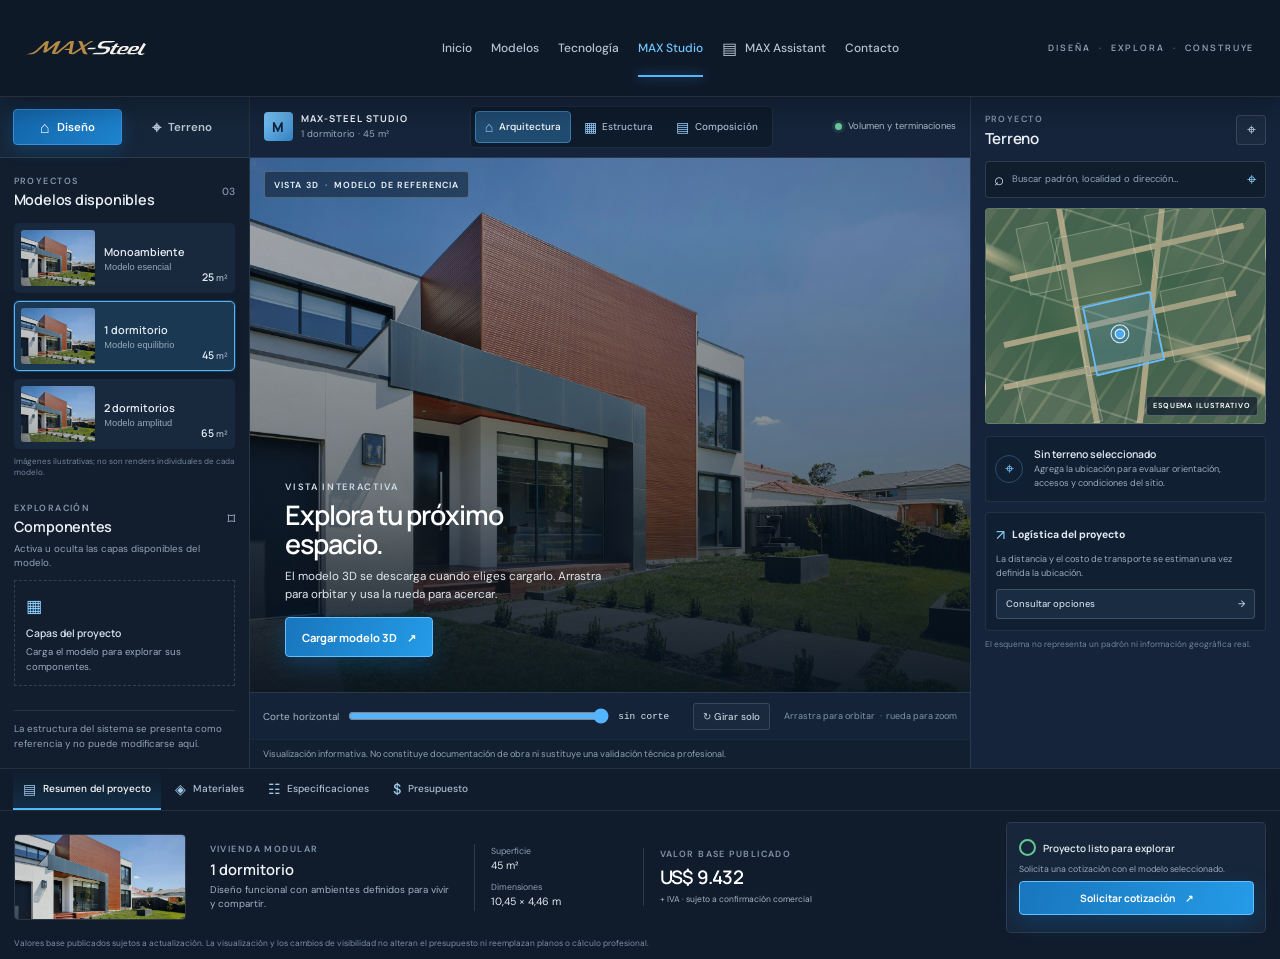
<file: max-steel-studio/index.html>
<!DOCTYPE html>
<html lang="es-UY">
<head>
  <meta charset="UTF-8">
  <meta name="viewport" content="width=device-width, initial-scale=1, viewport-fit=cover">
  <title>MAX-Steel Studio | Diseña y explora tu vivienda</title>
  <meta name="description" content="Explora los modelos MAX-Steel en 3D, consulta sus componentes y revisa sus especificaciones y valores base publicados.">
  <meta name="robots" content="index, follow, max-image-preview:large">
  <meta name="theme-color" content="#101b2b">
  <link rel="canonical" href="https://maxsteel.com.uy/max-steel-studio">
  <meta property="og:type" content="website">
  <meta property="og:locale" content="es_UY">
  <meta property="og:site_name" content="MAX-Steel">
  <meta property="og:title" content="MAX-Steel Studio | Diseña y explora tu vivienda">
  <meta property="og:description" content="Explora modelos de vivienda, visualiza su estructura y consulta sus especificaciones en MAX-Steel Studio.">
  <meta property="og:image" content="https://images.unsplash.com/photo-1600047509807-ba8f99d2cdde?auto=format&amp;fit=crop&amp;w=1200&amp;q=85">
  <link rel="icon" href="../assets/images/logo.svg" type="image/svg+xml" sizes="any">
  <link rel="preconnect" href="https://fonts.googleapis.com">
  <link rel="preconnect" href="https://fonts.gstatic.com" crossorigin>
  <link href="https://fonts.googleapis.com/css2?family=DM+Sans:wght@400;500;600;700&amp;family=Manrope:wght@500;600;700;800&amp;display=swap" rel="stylesheet">
  <link rel="stylesheet" href="../assets/css/main.css">
  <link rel="stylesheet" href="../assets/css/components/studio.css">
</head>
<body class="studio-page">
  <header class="studio-site-header">
    <a class="studio-brand" href="../modular-steel.html" aria-label="MAX-Steel, página principal">
      <img src="../assets/images/logo.svg" width="120" height="80" alt="MAX-Steel · Constructora · Steel Framing">
    </a>
    <nav aria-label="Navegación principal">
      <a href="../modular-steel.html">Inicio</a>
      <a href="../modular-steel.html#modelos">Modelos</a>
      <a href="../modular-steel.html#sistema">Tecnología</a>
      <a class="is-current" href="../max-steel-studio/" aria-current="page">MAX Studio</a>
      <button type="button" data-assistant-open aria-expanded="false" aria-controls="technical-assistant"><span aria-hidden="true">▤</span> MAX Assistant</button>
      <a href="../modular-steel.html#contacto">Contacto</a>
    </nav>
    <span class="studio-header-prompt">DISEÑA <i>·</i> EXPLORA <i>·</i> CONSTRUYE</span>
  </header>

  <main class="studio-app" data-studio-mode="architecture">
    <div class="studio-workspace">
      <aside class="studio-sidebar studio-sidebar-left" aria-label="Diseño del proyecto">
        <div class="studio-sidebar-tabs" role="tablist" aria-label="Sección del proyecto">
          <button type="button" role="tab" id="studio-design-tab" aria-selected="true" aria-controls="studio-design-panel" data-studio-panel-tab="design"><span aria-hidden="true">⌂</span> Diseño</button>
          <button type="button" role="tab" id="studio-terrain-tab" aria-selected="false" aria-controls="studio-terrain-panel" data-studio-panel-tab="terrain"><span aria-hidden="true">⌖</span> Terreno</button>
        </div>

        <section id="studio-design-panel" class="studio-sidebar-section" role="tabpanel" aria-labelledby="studio-design-tab" data-studio-panel="design">
          <div class="studio-section-heading">
            <div><span class="studio-control-label">PROYECTOS</span><h1>Modelos disponibles</h1></div>
            <span class="studio-count">03</span>
          </div>
          <div class="studio-model-list" role="group" aria-label="Seleccionar modelo">
            <button type="button" class="studio-model-option v3m" data-m="mono" aria-pressed="false">
              <span class="studio-model-thumb studio-model-thumb--mono" aria-hidden="true"></span>
              <span class="studio-model-option-copy"><b>Monoambiente</b><small>Modelo esencial</small></span>
              <span class="studio-model-area">25 <small>m²</small></span>
            </button>
            <button type="button" class="studio-model-option v3m" data-m="d1" aria-pressed="true">
              <span class="studio-model-thumb studio-model-thumb--one" aria-hidden="true"></span>
              <span class="studio-model-option-copy"><b>1 dormitorio</b><small>Modelo equilibrio</small></span>
              <span class="studio-model-area">45 <small>m²</small></span>
            </button>
            <button type="button" class="studio-model-option v3m" data-m="d2" aria-pressed="false">
              <span class="studio-model-thumb studio-model-thumb--two" aria-hidden="true"></span>
              <span class="studio-model-option-copy"><b>2 dormitorios</b><small>Modelo amplitud</small></span>
              <span class="studio-model-area">65 <small>m²</small></span>
            </button>
          </div>
          <p class="studio-model-caption">Imágenes ilustrativas; no son renders individuales de cada modelo.</p>

          <div class="studio-section-heading studio-components-heading">
            <div><span class="studio-control-label">EXPLORACIÓN</span><h2>Componentes</h2></div>
            <span class="studio-lock" aria-label="La estructura no se puede modificar">⌑</span>
          </div>
          <p class="studio-sidebar-copy">Activa u oculta las capas disponibles del modelo.</p>
          <div class="studio-panel-empty" data-studio-components-empty>
            <span aria-hidden="true">▦</span><b>Capas del proyecto</b>
            <p>Carga el modelo para explorar sus componentes.</p>
          </div>
          <div class="v3l" id="v3l" role="group" aria-label="Capas y componentes visibles"></div>
          <p class="studio-sidebar-footnote">La estructura del sistema se presenta como referencia y no puede modificarse aquí.</p>
        </section>

        <section id="studio-terrain-panel" class="studio-sidebar-section" role="tabpanel" aria-labelledby="studio-terrain-tab" data-studio-panel="terrain" hidden>
          <div class="studio-section-heading">
            <div><span class="studio-control-label">UBICACIÓN</span><h1>Tu terreno</h1></div>
            <span class="studio-count">—</span>
          </div>
          <div class="studio-terrain-notice">
            <span aria-hidden="true">⌖</span>
            <h2>Vinculación de terrenos</h2>
            <p>La búsqueda de padrones y la conexión con mapas todavía no están disponibles en esta vista previa.</p>
            <a href="../modular-steel.html#contacto">Consultar con MAX-Steel <span aria-hidden="true">↗</span></a>
          </div>
          <p class="studio-sidebar-footnote">No ingreses datos personales o padrones: este prototipo no consulta ni guarda ubicaciones.</p>
        </section>
      </aside>

      <section class="studio-viewer" aria-label="Vista del proyecto">
        <div class="studio-viewer-toolbar">
          <div class="studio-project-title"><span class="studio-project-mark" aria-hidden="true">M</span><span><b>MAX-STEEL STUDIO</b><small data-studio-model-label>1 dormitorio · 45 m²</small></span></div>
          <div class="studio-view-modes" role="group" aria-label="Modo de visualización">
            <button type="button" data-studio-view="architecture" aria-pressed="true"><span aria-hidden="true">⌂</span> Arquitectura</button>
            <button type="button" data-studio-view="structure" aria-pressed="false"><span aria-hidden="true">▦</span> Estructura</button>
            <button type="button" data-studio-view="composition" aria-pressed="false"><span aria-hidden="true">▤</span> Composición</button>
          </div>
          <span class="studio-status"><i aria-hidden="true"></i> <span data-studio-view-note>Volumen y terminaciones</span></span>
        </div>

        <div class="studio-canvas-wrap">
          <div class="studio-canvas v3d" id="v3d" role="region" aria-label="Visualizador 3D interactivo">
            <div class="studio-canvas-empty v3msg" id="v3msg" role="status" aria-live="polite">
              <span class="studio-canvas-kicker">VISTA INTERACTIVA</span>
              <h2>Explora tu próximo espacio.</h2>
              <p>El modelo 3D se descarga cuando eliges cargarlo. Arrastra para orbitar y usa la rueda para acercar.</p>
              <button type="button" class="studio-primary-button" data-open-viewer>Cargar modelo 3D <span aria-hidden="true">↗</span></button>
            </div>
            <span class="studio-canvas-label" aria-hidden="true">VISTA 3D <i>·</i> MODELO DE REFERENCIA</span>
          </div>
          <div class="studio-viewer-controls">
            <label class="studio-cut-control"><span>Corte horizontal</span><input type="range" id="v3cut" min="0.3" max="3.5" step="0.05" value="3.5" aria-label="Altura del corte"><output id="v3o" class="mono">sin corte</output></label>
            <button type="button" class="studio-tool-button" id="v3auto" aria-pressed="false"><span aria-hidden="true">↻</span> Girar solo</button>
            <span class="studio-orbit-hint">Arrastra para orbitar <i>·</i> rueda para zoom</span>
          </div>
        </div>
        <p class="studio-viewer-disclaimer">Visualización informativa. No constituye documentación de obra ni sustituye una validación técnica profesional.</p>
      </section>

      <aside class="studio-sidebar studio-sidebar-right" aria-label="Información del terreno">
        <div class="studio-right-heading"><div><span class="studio-control-label">PROYECTO</span><h2>Terreno</h2></div><button type="button" class="studio-icon-button" data-studio-panel-tab="terrain" aria-label="Ver información de terreno">⌖</button></div>
        <div class="studio-map-search" aria-disabled="true"><span aria-hidden="true">⌕</span><span>Buscar padrón, localidad o dirección…</span><span class="studio-map-pin" aria-hidden="true">⌖</span></div>
        <div class="studio-map" role="img" aria-label="Esquema ilustrativo de parcelas; no representa una ubicación real">
          <svg viewBox="0 0 360 360" aria-hidden="true" focusable="false">
            <path class="map-road" d="M-25 300 390 216M64-20l72 405M-15 118l393-90M242-15l-40 390M-25 229l390-88"/>
            <path class="map-lot" d="m60 50 125-27 21 104-125 27zM211 12l111-24 23 103-112 25zM95 166l125-28 25 115-130 28zM237 139l106-24 27 119-108 24zM-5 34 48 22l24 112-52 11zM-4 291l122-27 23 92-123 29z"/>
            <path class="map-highlight" d="m108 166 112-26 24 113-112 27z"/>
            <circle class="map-marker" cx="170" cy="210" r="8"/><circle class="map-marker-pulse" cx="170" cy="210" r="15"/>
          </svg>
          <span class="studio-map-caption">ESQUEMA ILUSTRATIVO</span>
        </div>
        <div class="studio-terrain-summary"><span class="studio-empty-icon" aria-hidden="true">⌖</span><b>Sin terreno seleccionado</b><p>Agrega la ubicación para evaluar orientación, accesos y condiciones del sitio.</p></div>
        <div class="studio-terrain-transport"><div class="studio-mini-heading"><span aria-hidden="true">↗</span><b>Logística del proyecto</b></div><p>La distancia y el costo de transporte se estiman una vez definida la ubicación.</p><button type="button" data-studio-panel-tab="terrain">Consultar opciones <span aria-hidden="true">→</span></button></div>
        <p class="studio-map-disclaimer">El esquema no representa un padrón ni información geográfica real.</p>
      </aside>

      <section class="studio-project-dock" aria-label="Resumen del proyecto">
        <div class="studio-dock-tabs" role="tablist" aria-label="Información del proyecto">
          <button type="button" role="tab" id="summary-project-tab" aria-selected="true" aria-controls="summary-project" data-studio-summary-tab="project"><span aria-hidden="true">▤</span> Resumen del proyecto</button>
          <button type="button" role="tab" id="summary-materials-tab" aria-selected="false" aria-controls="summary-materials" data-studio-summary-tab="materials"><span aria-hidden="true">◈</span> Materiales</button>
          <button type="button" role="tab" id="summary-specs-tab" aria-selected="false" aria-controls="summary-specs" data-studio-summary-tab="specs"><span aria-hidden="true">☷</span> Especificaciones</button>
          <button type="button" role="tab" id="summary-budget-tab" aria-selected="false" aria-controls="summary-budget" data-studio-summary-tab="budget"><span aria-hidden="true">$</span> Presupuesto</button>
        </div>
        <div class="studio-dock-content">
          <section class="studio-summary-panel studio-summary-overview" id="summary-project" role="tabpanel" aria-labelledby="summary-project-tab" data-summary-panel="project">
            <img class="studio-summary-image" src="../assets/images/summer-house-golden-hour.jpg" alt="" width="2200" height="1467" loading="lazy">
            <div class="studio-summary-description"><span class="studio-control-label">VIVIENDA MODULAR</span><h2 data-studio-property="name">1 dormitorio</h2><p data-studio-property="summary">Diseño funcional con ambientes definidos para vivir y compartir.</p></div>
            <dl class="studio-summary-facts"><div><dt>Superficie</dt><dd><span data-studio-property="area">45</span> m²</dd></div><div><dt>Dimensiones</dt><dd data-studio-property="dimensions">10,45 × 4,46 m</dd></div></dl>
            <div class="studio-summary-price"><span class="studio-control-label">VALOR BASE PUBLICADO</span><b data-studio-property="price">US$ 9.432</b><small>+ IVA · sujeto a confirmación comercial</small></div>
          </section>
          <section class="studio-summary-panel studio-summary-details" id="summary-materials" role="tabpanel" aria-labelledby="summary-materials-tab" data-summary-panel="materials" hidden>
            <div><span class="studio-control-label">TERMINACIÓN PUBLICADA</span><h2>Siding vertical</h2><p>Los precios publicados corresponden a esta terminación. Otras alternativas requieren consulta y recotización.</p></div>
            <div><span class="studio-control-label">ABERTURAS OPCIONALES</span><b data-studio-property="windows">US$ 5.953 + IVA</b><p>La opción de PVC se cotiza por separado.</p></div>
          </section>
          <section class="studio-summary-panel studio-summary-details" id="summary-specs" role="tabpanel" aria-labelledby="summary-specs-tab" data-summary-panel="specs" hidden>
            <div><span class="studio-control-label">DISTRIBUCIÓN</span><h2 data-studio-property="rooms">Estar-comedor · 1 dormitorio · baño</h2><p>Medidas y distribución según la información publicada del modelo.</p></div>
            <div><span class="studio-control-label">CUBIERTA</span><b data-studio-property="roof">Hormigón alivianado · pendiente 1,5 %</b><p>Validar especificaciones del proyecto antes de construir.</p></div>
          </section>
          <section class="studio-summary-panel studio-summary-details studio-summary-budget" id="summary-budget" role="tabpanel" aria-labelledby="summary-budget-tab" data-summary-panel="budget" hidden>
            <div><span class="studio-control-label">INVERSIÓN BASE PUBLICADA</span><h2 data-studio-property="price">US$ 9.432</h2><p>Más IVA. Sujeto a confirmación técnica y condiciones comerciales vigentes.</p></div>
            <div><span class="studio-control-label">FINANCIACIÓN PUBLICADA</span><b data-studio-property="payment">36 cuotas de US$ 262 + IVA</b><p>Consulta disponibilidad y condiciones actuales.</p></div>
          </section>
          <div class="studio-dock-actions"><span class="studio-ready"><i aria-hidden="true"></i> Proyecto listo para explorar</span><p>Solicita una cotización con el modelo seleccionado.</p><a class="studio-primary-button" data-studio-quote href="mailto:contacto@maxsteel.com.uy?subject=Cotizaci%C3%B3n%20MAX-Steel">Solicitar cotización <span aria-hidden="true">↗</span></a></div>
        </div>
        <p class="studio-pricing-disclaimer">Valores base publicados sujetos a actualización. La visualización y los cambios de visibilidad no alteran el presupuesto ni reemplazan planos o cálculo profesional.</p>
      </section>
    </div>
  </main>

  <button class="assistant-toggle" id="assistant-toggle" type="button" aria-expanded="false" aria-controls="technical-assistant">
    <svg aria-hidden="true" viewBox="0 0 24 24"><path d="M12 3.5a8.5 8.5 0 0 0-7.3 12.86L4 21l4.8-1.6A8.5 8.5 0 1 0 12 3.5Z"/><path d="M8.5 12h.01M12 12h.01M15.5 12h.01"/></svg>
    <span>Preguntar a MAX</span>
  </button>
  <aside class="assistant-panel" id="technical-assistant" role="dialog" aria-labelledby="assistant-title" aria-describedby="assistant-description" hidden>
    <div class="assistant-header">
      <div class="assistant-identity"><span class="assistant-avatar" aria-hidden="true">M</span><div><h2 id="assistant-title">MAX</h2><p id="assistant-description"><span class="assistant-status" aria-hidden="true"></span>Asistente técnico · en línea</p></div></div>
      <button class="assistant-close" id="assistant-close" type="button" aria-label="Cerrar chat"><svg aria-hidden="true" viewBox="0 0 24 24"><path d="m6 6 12 12M18 6 6 18"/></svg></button>
    </div>
    <div class="assistant-disclaimer">Respuestas basadas en la información técnica del sitio. No reemplazan planos ni cálculos profesionales.</div>
    <div class="assistant-messages" id="assistant-messages" role="log" aria-live="polite" aria-relevant="additions">
      <div class="assistant-welcome"><p class="assistant-message assistant-message--answer">¡Hola! Soy MAX. Puedo responder consultas técnicas y calcular superficies de ambientes o pesos estimados con los datos publicados.</p>
        <div class="assistant-suggestions" aria-label="Preguntas frecuentes"><button type="button" data-assistant-question="¿Qué perfil PGC se utiliza?">Perfiles PGC</button><button type="button" data-assistant-question="¿Qué capas tiene el entrepiso cerámico?">Capas del entrepiso</button><button type="button" data-assistant-question="¿Cuántos m² tiene el baño del monoambiente?">Área del baño</button><button type="button" data-assistant-question="¿Cuánto pesan 20 m² de muro siding?">Estimar peso</button></div>
      </div>
    </div>
    <form class="assistant-form" id="assistant-form"><label class="sr-only" for="assistant-question">Escribe una consulta técnica</label><input id="assistant-question" name="question" type="text" maxlength="500" autocomplete="off" placeholder="Escribe una consulta técnica…" required><button type="submit" aria-label="Enviar consulta"><svg aria-hidden="true" viewBox="0 0 24 24"><path d="m21 3-7.2 18-3.9-7.9L2 9.2 21 3Z"/><path d="M9.9 13.1 15 8"/></svg></button></form>
    <p class="assistant-privacy">Privado y local · tus consultas no se envían a una IA ni a un servidor.</p>
  </aside>
  <script type="module" src="../assets/js/app.js"></script>
</body>
</html>
</file>
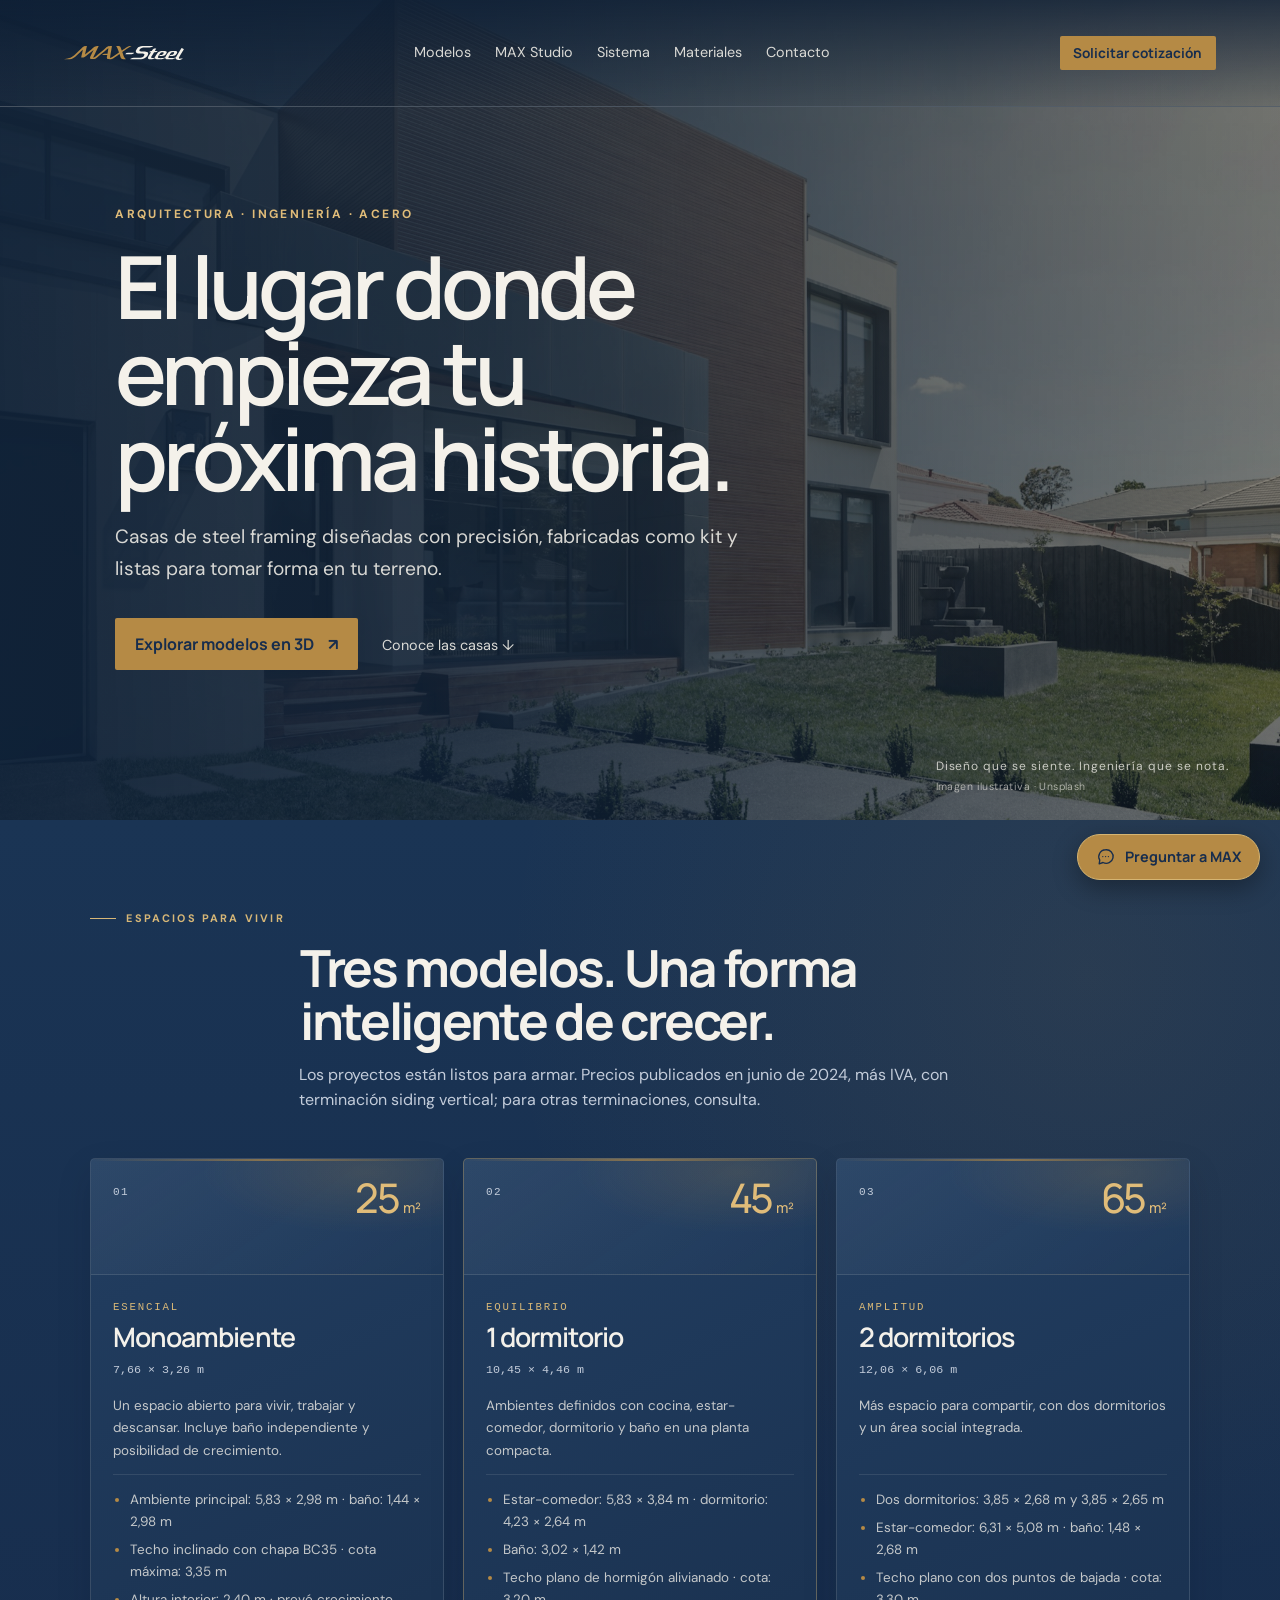
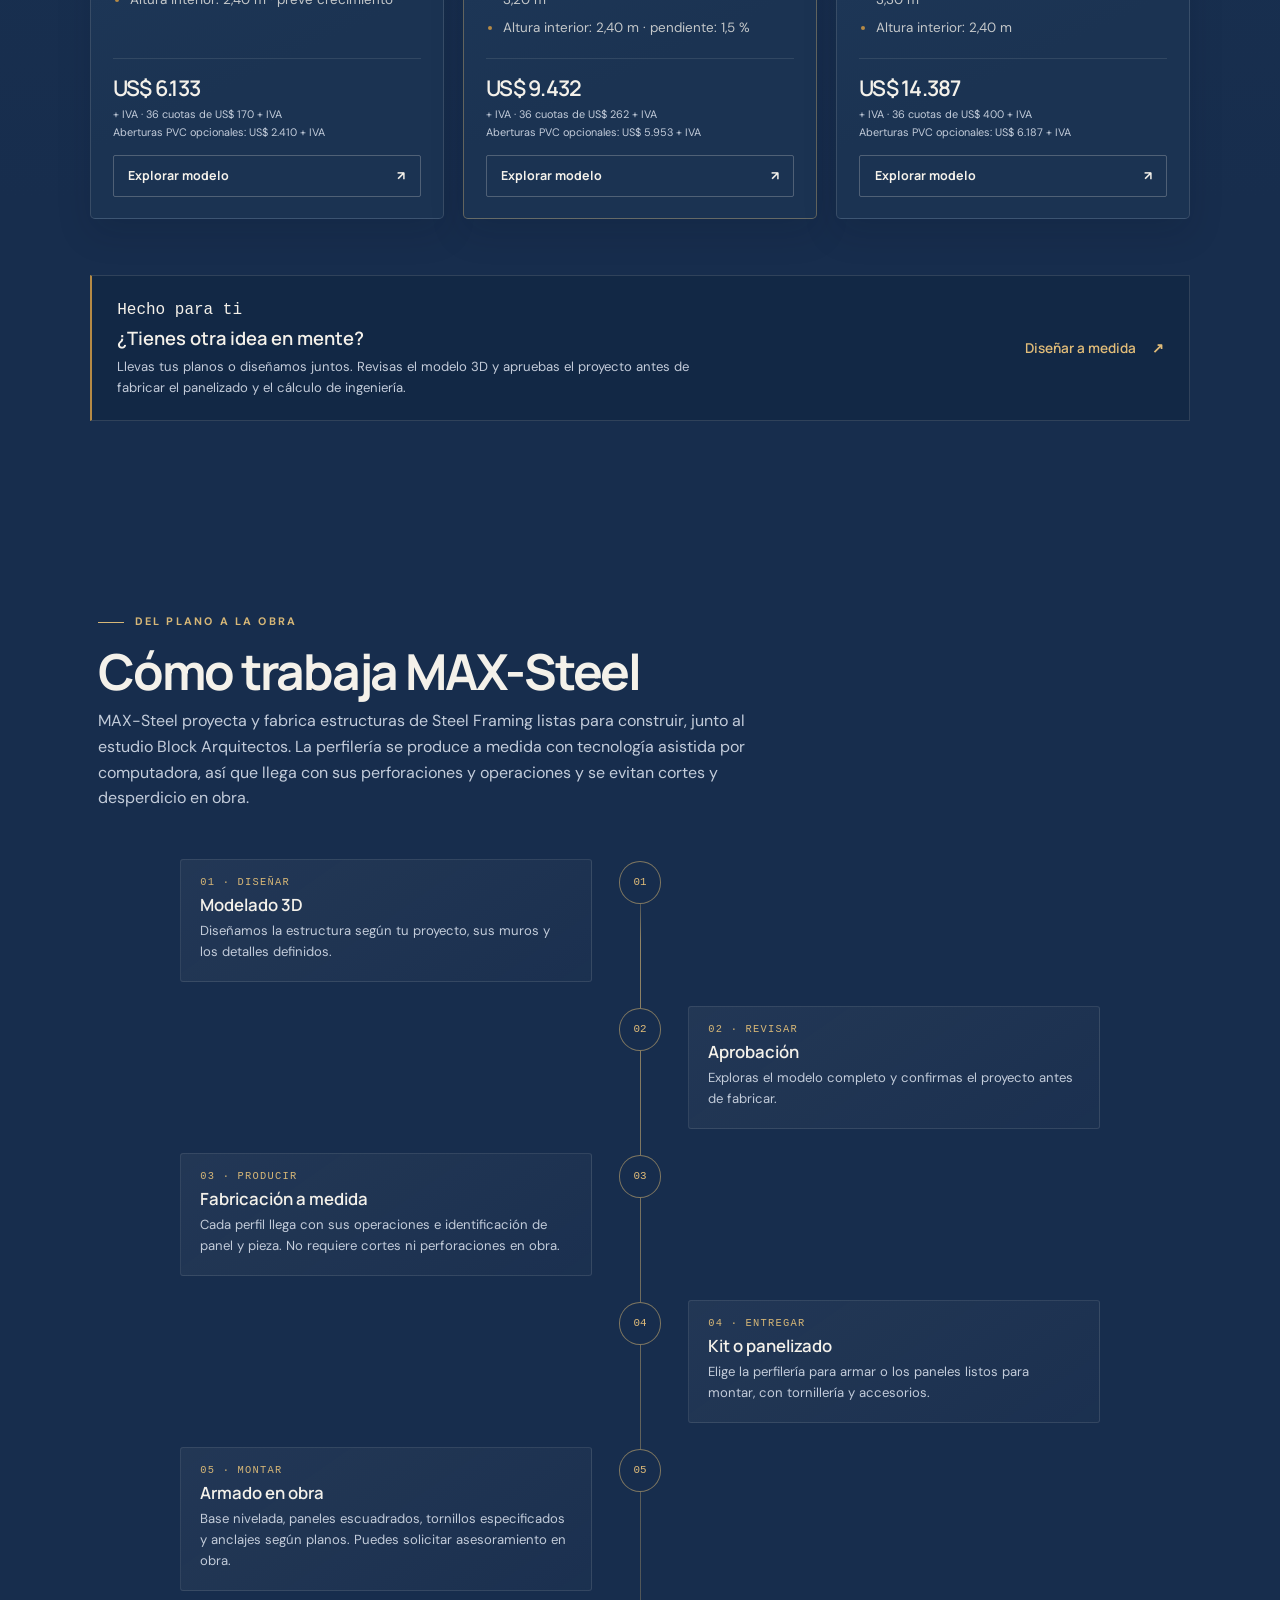
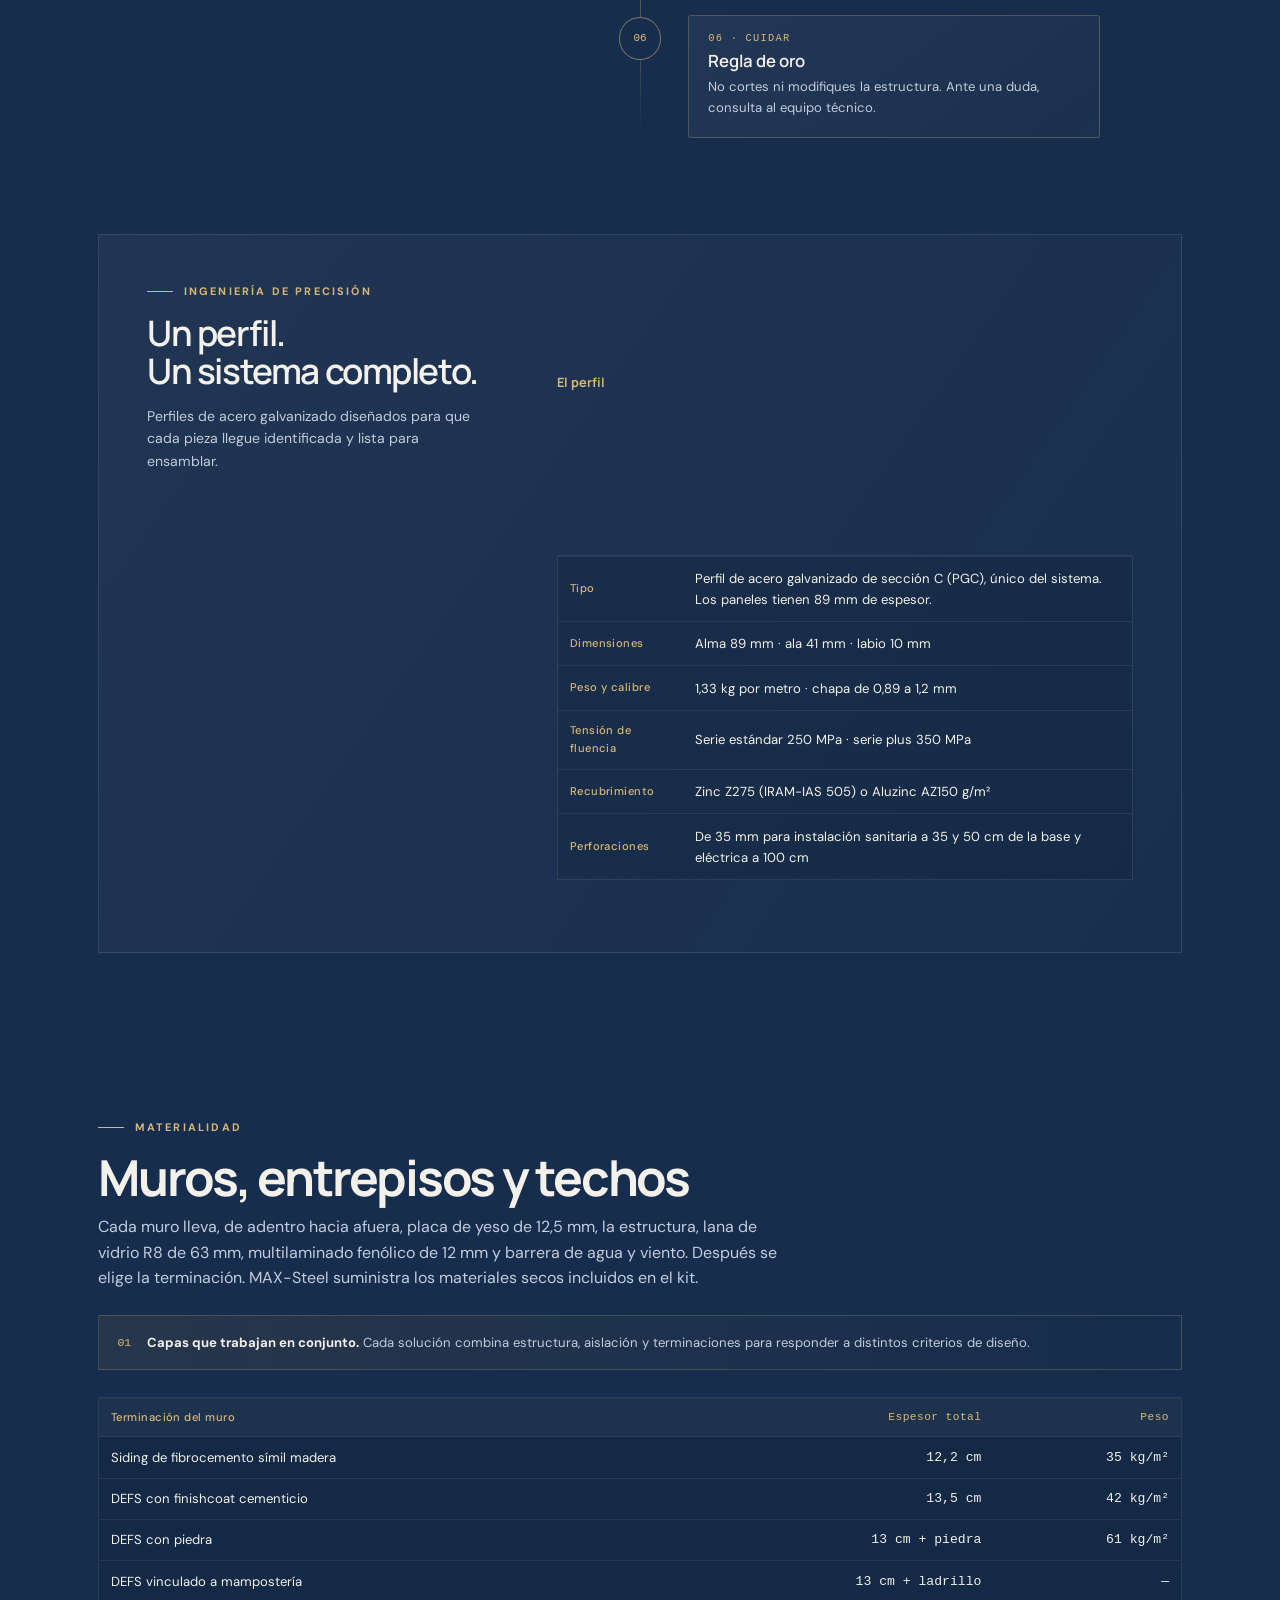
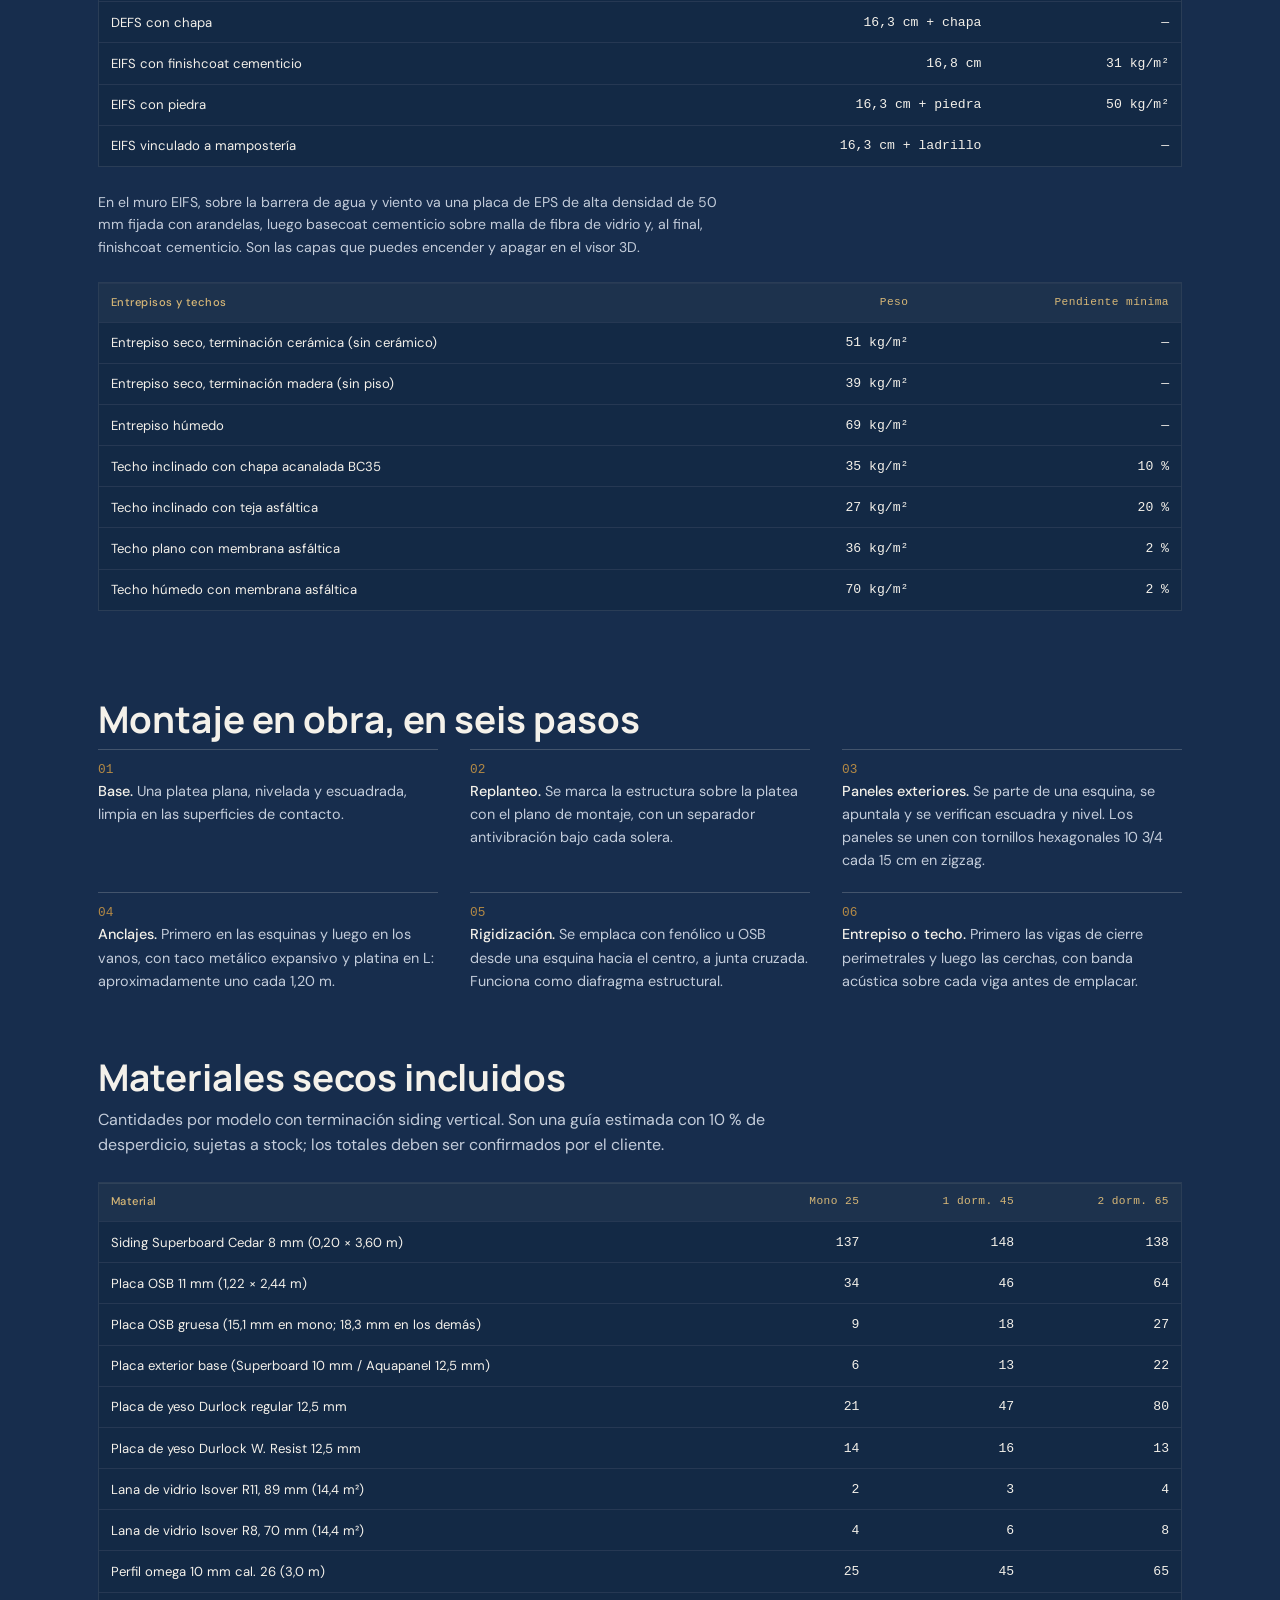
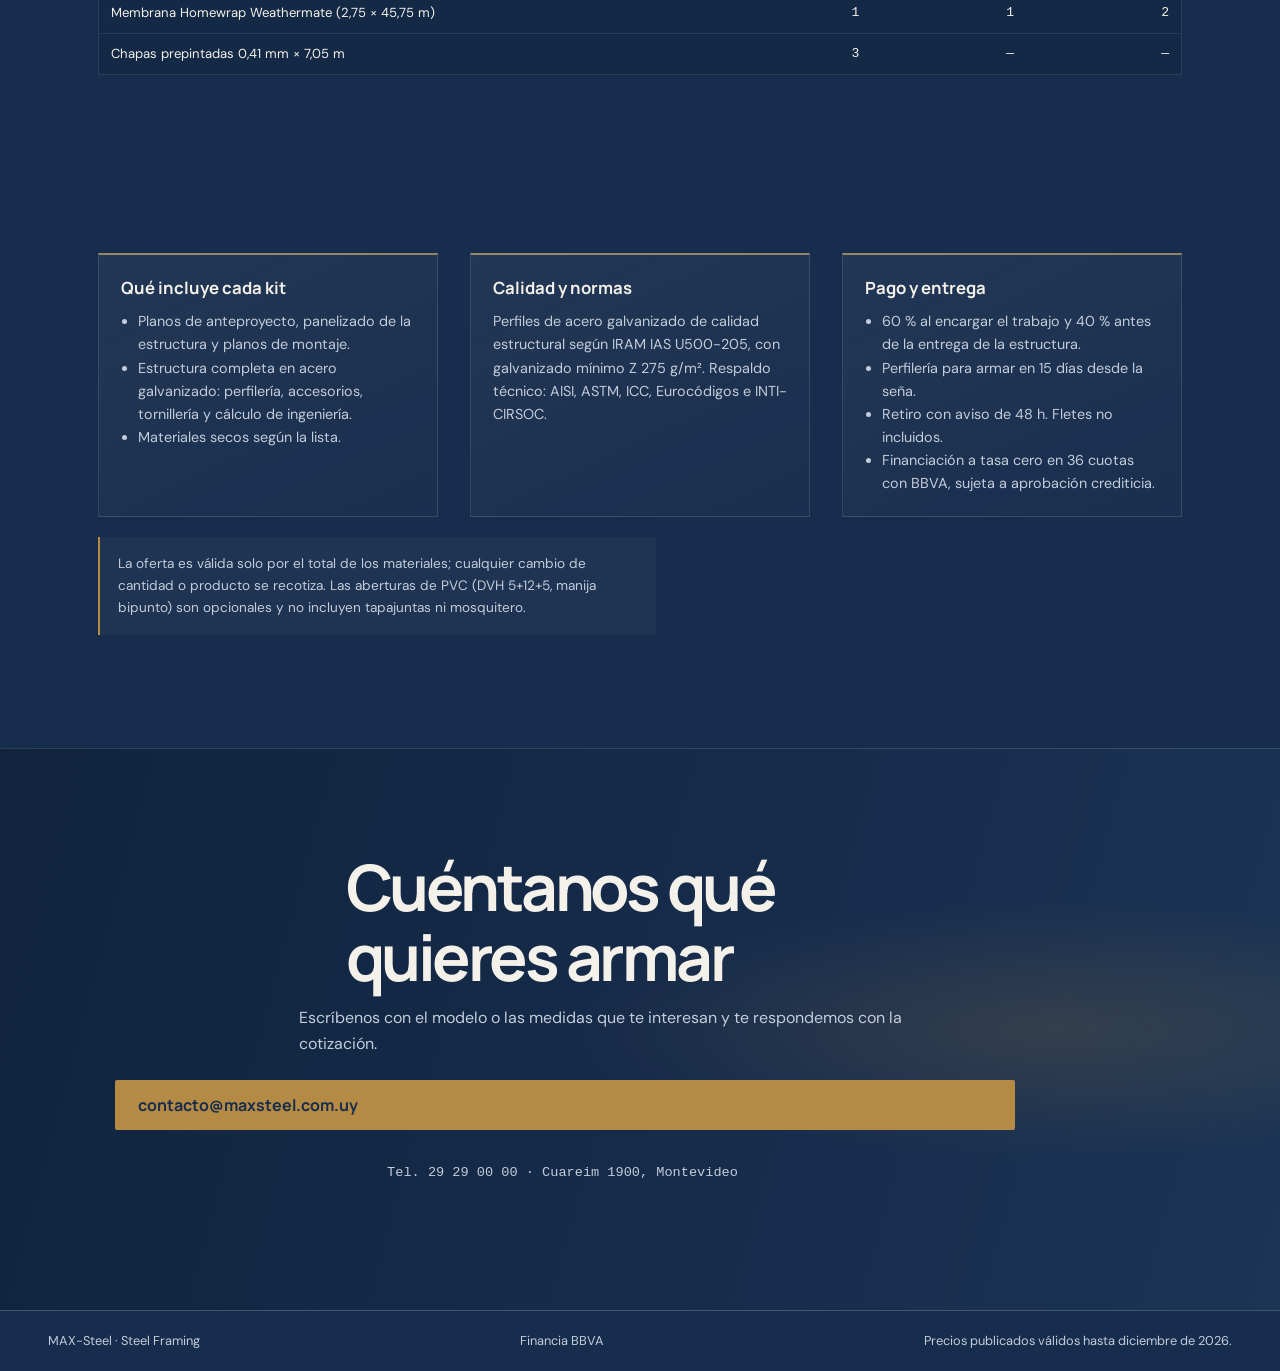
<file: modular-steel.html>
<!DOCTYPE html>
<html lang="es-UY">
<head>
<meta charset="UTF-8">
<meta name="viewport" content="width=device-width, initial-scale=1, viewport-fit=cover">
<title>MAX-Steel | Casas de steel framing diseñadas para durar</title>
<meta name="description" content="Casas de steel framing listas para armar: diseño, estructura de acero, planos y materiales. Explora modelos de 25, 45 y 65 m².">
<meta name="robots" content="index, follow, max-image-preview:large">
<meta name="theme-color" content="#172D4D">
<meta property="og:type" content="website">
<meta property="og:locale" content="es_UY">
<meta property="og:site_name" content="MAX-Steel">
<meta property="og:title" content="MAX-Steel | Casas de steel framing">
<meta property="og:description" content="Diseño preciso, estructura de acero y montaje pensado para tu terreno. Descubre nuestros modelos y visualízalos en 3D.">
<meta property="og:image" content="https://images.unsplash.com/photo-1600047509807-ba8f99d2cdde?auto=format&amp;fit=crop&amp;w=1200&amp;q=85">
<meta name="twitter:card" content="summary_large_image">
<meta name="twitter:title" content="MAX-Steel | Casas de steel framing">
<meta name="twitter:description" content="Diseño preciso, estructura de acero y montaje pensado para tu terreno.">
<meta name="twitter:image" content="https://images.unsplash.com/photo-1600047509807-ba8f99d2cdde?auto=format&amp;fit=crop&amp;w=1200&amp;q=85">
<link rel="icon" href="assets/images/logo.svg" type="image/svg+xml" sizes="any">
<link rel="preload" as="image" href="assets/images/summer-house-golden-hour.jpg" fetchpriority="high">
<link rel="preconnect" href="https://fonts.googleapis.com">
<link rel="preconnect" href="https://fonts.gstatic.com" crossorigin>
<link href="https://fonts.googleapis.com/css2?family=DM+Sans:wght@400;500;600;700&family=Manrope:wght@500;600;700;800&display=swap" rel="stylesheet">
<link rel="stylesheet" href="assets/css/main.css">
<script type="application/ld+json">
{
  "@context": "https://schema.org",
  "@type": "Organization",
  "name": "MAX-Steel",
  "email": "contacto@maxsteel.com.uy",
  "telephone": "+59829296454",
  "description": "Diseño y fabricación de estructuras de steel framing y kits de vivienda en Uruguay."
}
</script>
</head>
<body>
<header class="site-header">
  <a class="logo" href="#top" aria-label="MAX-Steel, inicio"><img class="logo-image" src="assets/images/logo.svg" width="120" height="80" alt="MAX-Steel · Constructora · Steel Framing"></a>
  <nav aria-label="Navegación principal"><a href="#modelos">Modelos</a><a href="max-steel-studio/">MAX Studio</a><a href="#sistema">Sistema</a><a href="#muros">Materiales</a><a href="#contacto">Contacto</a></nav>
  <a class="btn sm header-cta" href="#contacto">Solicitar cotización</a>
</header>
<main id="top">
<section class="hero" aria-labelledby="hero-title">
  <img class="hero-image" src="assets/images/summer-house-golden-hour.jpg" alt="Casa contemporánea de verano con grandes ventanales y revestimiento cálido, iluminada al atardecer" width="2200" height="1467" fetchpriority="high">
  <div class="hero-content">
    <p class="eyebrow">Arquitectura · Ingeniería · Acero</p>
    <h1 id="hero-title">El lugar donde empieza tu próxima historia.</h1>
    <p class="hero-copy">Casas de steel framing diseñadas con precisión, fabricadas como kit y listas para tomar forma en tu terreno.</p>
    <a class="btn hero-cta" href="max-steel-studio?model=d1&amp;load=1">Explorar modelos en 3D <span aria-hidden="true">↗</span></a>
    <a class="hero-secondary" href="#modelos">Conoce las casas <span aria-hidden="true">↓</span></a>
  </div>
  <p class="hero-caption">Diseño que se siente. Ingeniería que se nota. <span>Imagen ilustrativa · Unsplash</span></p>
</section>

<section class="sec" id="modelos">
  <p class="section-kicker">Espacios para vivir</p>
  <h2>Tres modelos. Una forma inteligente de crecer.</h2>
  <p class="sub">Los proyectos están listos para armar. Precios publicados en junio de 2024, más IVA, con terminación siding vertical; para otras terminaciones, consulta.</p>
  <div class="model-grid" id="model-grid" aria-label="Modelos de vivienda">
      <article class="model-card">
        <div class="model-card-top"><span class="model-index">01</span><span class="model-area">25 <small>m²</small></span></div>
        <div class="model-card-body"><p class="model-type">Esencial</p><h3>Monoambiente</h3><p class="model-dimensions">7,66 × 3,26 m</p>
          <p class="model-description">Un espacio abierto para vivir, trabajar y descansar. Incluye baño independiente y posibilidad de crecimiento.</p>
          <ul class="model-facts"><li>Ambiente principal: 5,83 × 2,98 m · baño: 1,44 × 2,98 m</li><li>Techo inclinado con chapa BC35 · cota máxima: 3,35 m</li><li>Altura interior: 2,40 m · prevé crecimiento</li></ul>
          <div class="model-card-footer"><p class="price">US$ 6.133<small>+ IVA · 36 cuotas de US$ 170 + IVA<br>Aberturas PVC opcionales: US$ 2.410 + IVA</small></p><a class="btn model-cta" href="max-steel-studio?model=mono&amp;load=1">Explorar modelo <span aria-hidden="true">↗</span></a></div>
        </div>
      </article>
      <article class="model-card model-card--featured">
        <div class="model-card-top"><span class="model-index">02</span><span class="model-area">45 <small>m²</small></span></div>
        <div class="model-card-body"><p class="model-type">Equilibrio</p><h3>1 dormitorio</h3><p class="model-dimensions">10,45 × 4,46 m</p>
          <p class="model-description">Ambientes definidos con cocina, estar-comedor, dormitorio y baño en una planta compacta.</p>
          <ul class="model-facts"><li>Estar-comedor: 5,83 × 3,84 m · dormitorio: 4,23 × 2,64 m</li><li>Baño: 3,02 × 1,42 m</li><li>Techo plano de hormigón alivianado · cota: 3,20 m</li><li>Altura interior: 2,40 m · pendiente: 1,5 %</li></ul>
          <div class="model-card-footer"><p class="price">US$ 9.432<small>+ IVA · 36 cuotas de US$ 262 + IVA<br>Aberturas PVC opcionales: US$ 5.953 + IVA</small></p><a class="btn model-cta" href="max-steel-studio?model=d1&amp;load=1">Explorar modelo <span aria-hidden="true">↗</span></a></div>
        </div>
      </article>
      <article class="model-card">
        <div class="model-card-top"><span class="model-index">03</span><span class="model-area">65 <small>m²</small></span></div>
        <div class="model-card-body"><p class="model-type">Amplitud</p><h3>2 dormitorios</h3><p class="model-dimensions">12,06 × 6,06 m</p>
          <p class="model-description">Más espacio para compartir, con dos dormitorios y un área social integrada.</p>
          <ul class="model-facts"><li>Dos dormitorios: 3,85 × 2,68 m y 3,85 × 2,65 m</li><li>Estar-comedor: 6,31 × 5,08 m · baño: 1,48 × 2,68 m</li><li>Techo plano con dos puntos de bajada · cota: 3,30 m</li><li>Altura interior: 2,40 m</li></ul>
          <div class="model-card-footer"><p class="price">US$ 14.387<small>+ IVA · 36 cuotas de US$ 400 + IVA<br>Aberturas PVC opcionales: US$ 6.187 + IVA</small></p><a class="btn model-cta" href="max-steel-studio?model=d2&amp;load=1">Explorar modelo <span aria-hidden="true">↗</span></a></div>
        </div>
      </article>
  </div>
  <div class="custom-project"><div><p class="model-type">Hecho para ti</p><h3>¿Tienes otra idea en mente?</h3><p>Llevas tus planos o diseñamos juntos. Revisas el modelo 3D y apruebas el proyecto antes de fabricar el panelizado y el cálculo de ingeniería.</p></div><a class="custom-link" href="mailto:contacto@uruframe.com.uy?subject=Dise%C3%B1o%20y%20medidas%20libres">Diseñar a medida <span aria-hidden="true">↗</span></a></div>
</section>

<section class="sec sec-tight" id="sistema">
  <p class="section-kicker">Del plano a la obra</p>
  <h2>Cómo trabaja MAX-Steel</h2>
  <p class="sub">MAX-Steel proyecta y fabrica estructuras de Steel Framing listas para construir, junto al estudio Block Arquitectos. La perfilería se produce a medida con tecnología asistida por computadora, así que llega con sus perforaciones y operaciones y se evitan cortes y desperdicio en obra.</p>
  <ol class="steps timeline-steps">
    <li><div class="timeline-card"><span class="timeline-label">01 · Diseñar</span><b>Modelado 3D</b><p>Diseñamos la estructura según tu proyecto, sus muros y los detalles definidos.</p></div></li>
    <li><div class="timeline-card"><span class="timeline-label">02 · Revisar</span><b>Aprobación</b><p>Exploras el modelo completo y confirmas el proyecto antes de fabricar.</p></div></li>
    <li><div class="timeline-card"><span class="timeline-label">03 · Producir</span><b>Fabricación a medida</b><p>Cada perfil llega con sus operaciones e identificación de panel y pieza. No requiere cortes ni perforaciones en obra.</p></div></li>
    <li><div class="timeline-card"><span class="timeline-label">04 · Entregar</span><b>Kit o panelizado</b><p>Elige la perfilería para armar o los paneles listos para montar, con tornillería y accesorios.</p></div></li>
    <li><div class="timeline-card"><span class="timeline-label">05 · Montar</span><b>Armado en obra</b><p>Base nivelada, paneles escuadrados, tornillos especificados y anclajes según planos. Puedes solicitar asesoramiento en obra.</p></div></li>
    <li><div class="timeline-card timeline-card--gold"><span class="timeline-label">06 · Cuidar</span><b>Regla de oro</b><p>No cortes ni modifiques la estructura. Ante una duda, consulta al equipo técnico.</p></div></li>
  </ol>
  <div class="profile-feature"><div class="profile-feature-intro"><p class="section-kicker">Ingeniería de precisión</p><h3>Un perfil.<br>Un sistema completo.</h3><p>Perfiles de acero galvanizado diseñados para que cada pieza llegue identificada y lista para ensamblar.</p></div>
  <h3 class="profile-heading">El perfil</h3>
  <div class="scroll"><table class="tbl"><tbody>
  <tr><th scope="row">Tipo</th><td>Perfil de acero galvanizado de sección C (PGC), único del sistema. Los paneles tienen 89 mm de espesor.</td></tr>
  <tr><th scope="row">Dimensiones</th><td>Alma 89 mm · ala 41 mm · labio 10 mm</td></tr>
  <tr><th scope="row">Peso y calibre</th><td>1,33 kg por metro · chapa de 0,89 a 1,2 mm</td></tr>
  <tr><th scope="row">Tensión de fluencia</th><td>Serie estándar 250 MPa · serie plus 350 MPa</td></tr>
  <tr><th scope="row">Recubrimiento</th><td>Zinc Z275 (IRAM-IAS 505) o Aluzinc AZ150 g/m²</td></tr>
  <tr><th scope="row">Perforaciones</th><td>De 35 mm para instalación sanitaria a 35 y 50 cm de la base y eléctrica a 100 cm</td></tr>
  </tbody></table></div></div>
</section>

<section class="sec sec-tight" id="muros">
  <p class="section-kicker">Materialidad</p>
  <h2>Muros, entrepisos y techos</h2>
  <p class="sub">Cada muro lleva, de adentro hacia afuera, placa de yeso de 12,5 mm, la estructura, lana de vidrio R8 de 63 mm, multilaminado fenólico de 12 mm y barrera de agua y viento. Después se elige la terminación. MAX-Steel suministra los materiales secos incluidos en el kit.</p>
  <div class="material-callout"><span class="material-callout-mark" aria-hidden="true">01</span><p><strong>Capas que trabajan en conjunto.</strong> Cada solución combina estructura, aislación y terminaciones para responder a distintos criterios de diseño.</p></div>
  <div class="scroll"><table class="tbl"><thead><tr><th scope="col">Terminación del muro</th><th scope="col">Espesor total</th><th scope="col">Peso</th></tr></thead><tbody>
  <tr><td>Siding de fibrocemento símil madera</td><td>12,2 cm</td><td>35 kg/m²</td></tr>
  <tr><td>DEFS con finishcoat cementicio</td><td>13,5 cm</td><td>42 kg/m²</td></tr>
  <tr><td>DEFS con piedra</td><td>13 cm + piedra</td><td>61 kg/m²</td></tr>
  <tr><td>DEFS vinculado a mampostería</td><td>13 cm + ladrillo</td><td>—</td></tr>
  <tr><td>DEFS con chapa</td><td>16,3 cm + chapa</td><td>—</td></tr>
  <tr><td>EIFS con finishcoat cementicio</td><td>16,8 cm</td><td>31 kg/m²</td></tr>
  <tr><td>EIFS con piedra</td><td>16,3 cm + piedra</td><td>50 kg/m²</td></tr>
  <tr><td>EIFS vinculado a mampostería</td><td>16,3 cm + ladrillo</td><td>—</td></tr>
  </tbody></table></div>
  <p class="sub wall-copy">En el muro EIFS, sobre la barrera de agua y viento va una placa de EPS de alta densidad de 50 mm fijada con arandelas, luego basecoat cementicio sobre malla de fibra de vidrio y, al final, finishcoat cementicio. Son las capas que puedes encender y apagar en el visor 3D.</p>
  <div class="scroll"><table class="tbl"><thead><tr><th scope="col">Entrepisos y techos</th><th scope="col">Peso</th><th scope="col">Pendiente mínima</th></tr></thead><tbody>
  <tr><td>Entrepiso seco, terminación cerámica (sin cerámico)</td><td>51 kg/m²</td><td>—</td></tr>
  <tr><td>Entrepiso seco, terminación madera (sin piso)</td><td>39 kg/m²</td><td>—</td></tr>
  <tr><td>Entrepiso húmedo</td><td>69 kg/m²</td><td>—</td></tr>
  <tr><td>Techo inclinado con chapa acanalada BC35</td><td>35 kg/m²</td><td>10 %</td></tr>
  <tr><td>Techo inclinado con teja asfáltica</td><td>27 kg/m²</td><td>20 %</td></tr>
  <tr><td>Techo plano con membrana asfáltica</td><td>36 kg/m²</td><td>2 %</td></tr>
  <tr><td>Techo húmedo con membrana asfáltica</td><td>70 kg/m²</td><td>2 %</td></tr>
  </tbody></table></div>
</section>

<section class="sec sec-tight">
  <h2>Montaje en obra, en seis pasos</h2>
  <ol class="steps">
    <li><b>Base.</b> Una platea plana, nivelada y escuadrada, limpia en las superficies de contacto.</li>
    <li><b>Replanteo.</b> Se marca la estructura sobre la platea con el plano de montaje, con un separador antivibración bajo cada solera.</li>
    <li><b>Paneles exteriores.</b> Se parte de una esquina, se apuntala y se verifican escuadra y nivel. Los paneles se unen con tornillos hexagonales 10 3/4 cada 15 cm en zigzag.</li>
    <li><b>Anclajes.</b> Primero en las esquinas y luego en los vanos, con taco metálico expansivo y platina en L: aproximadamente uno cada 1,20 m.</li>
    <li><b>Rigidización.</b> Se emplaca con fenólico u OSB desde una esquina hacia el centro, a junta cruzada. Funciona como diafragma estructural.</li>
    <li><b>Entrepiso o techo.</b> Primero las vigas de cierre perimetrales y luego las cerchas, con banda acústica sobre cada viga antes de emplacar.</li>
  </ol>
</section>

<section class="sec sec-tight">
  <h2>Materiales secos incluidos</h2>
  <p class="sub">Cantidades por modelo con terminación siding vertical. Son una guía estimada con 10 % de desperdicio, sujetas a stock; los totales deben ser confirmados por el cliente.</p>
  <div class="scroll"><table class="tbl"><thead><tr><th scope="col">Material</th><th scope="col">Mono 25</th><th scope="col">1 dorm. 45</th><th scope="col">2 dorm. 65</th></tr></thead><tbody>
  <tr><td>Siding Superboard Cedar 8 mm (0,20 × 3,60 m)</td><td>137</td><td>148</td><td>138</td></tr>
  <tr><td>Placa OSB 11 mm (1,22 × 2,44 m)</td><td>34</td><td>46</td><td>64</td></tr>
  <tr><td>Placa OSB gruesa (15,1 mm en mono; 18,3 mm en los demás)</td><td>9</td><td>18</td><td>27</td></tr>
  <tr><td>Placa exterior base (Superboard 10 mm / Aquapanel 12,5 mm)</td><td>6</td><td>13</td><td>22</td></tr>
  <tr><td>Placa de yeso Durlock regular 12,5 mm</td><td>21</td><td>47</td><td>80</td></tr>
  <tr><td>Placa de yeso Durlock W. Resist 12,5 mm</td><td>14</td><td>16</td><td>13</td></tr>
  <tr><td>Lana de vidrio Isover R11, 89 mm (14,4 m²)</td><td>2</td><td>3</td><td>4</td></tr>
  <tr><td>Lana de vidrio Isover R8, 70 mm (14,4 m²)</td><td>4</td><td>6</td><td>8</td></tr>
  <tr><td>Perfil omega 10 mm cal. 26 (3,0 m)</td><td>25</td><td>45</td><td>65</td></tr>
  <tr><td>Membrana Homewrap Weathermate (2,75 × 45,75 m)</td><td>1</td><td>1</td><td>2</td></tr>
  <tr><td>Chapas prepintadas 0,41 mm × 7,05 m</td><td>3</td><td>—</td><td>—</td></tr>
  </tbody></table></div>
</section>


<section class="sec" id="condiciones">
  <div class="cols">
    <div><h3>Qué incluye cada kit</h3><ul><li>Planos de anteproyecto, panelizado de la estructura y planos de montaje.</li><li>Estructura completa en acero galvanizado: perfilería, accesorios, tornillería y cálculo de ingeniería.</li><li>Materiales secos según la lista.</li></ul></div>
    <div><h3>Calidad y normas</h3><p>Perfiles de acero galvanizado de calidad estructural según IRAM IAS U500-205, con galvanizado mínimo Z 275 g/m². Respaldo técnico: AISI, ASTM, ICC, Eurocódigos e INTI-CIRSOC.</p></div>
    <div><h3>Pago y entrega</h3><ul><li>60 % al encargar el trabajo y 40 % antes de la entrega de la estructura.</li><li>Perfilería para armar en 15 días desde la seña.</li><li>Retiro con aviso de 48 h. Fletes no incluidos.</li><li>Financiación a tasa cero en 36 cuotas con BBVA, sujeta a aprobación crediticia.</li></ul></div>
  </div>
  <p class="sub offer-note">La oferta es válida solo por el total de los materiales; cualquier cambio de cantidad o producto se recotiza. Las aberturas de PVC (DVH 5+12+5, manija bipunto) son opcionales y no incluyen tapajuntas ni mosquitero.</p>
</section>


<section class="sec end" id="contacto">
  <h2>Cuéntanos qué quieres armar</h2>
  <p class="sub">Escríbenos con el modelo o las medidas que te interesan y te respondemos con la cotización.</p>
  <a class="btn" href="mailto:contacto@maxsteel.com.uy?subject=Cotizaci%C3%B3n%20MAX-Steel">contacto@maxsteel.com.uy</a>
  <p class="sub mono phone">Tel. 29 29 00 00 · Cuareim 1900, Montevideo</p>
</section>
</main>
<footer><span>MAX-Steel · Steel Framing</span><span>Financia BBVA</span><span>Precios publicados válidos hasta diciembre de 2026.</span></footer>
<button class="assistant-toggle" id="assistant-toggle" type="button" aria-expanded="false" aria-controls="technical-assistant">
  <svg aria-hidden="true" viewBox="0 0 24 24"><path d="M12 3.5a8.5 8.5 0 0 0-7.3 12.86L4 21l4.8-1.6A8.5 8.5 0 1 0 12 3.5Z"/><path d="M8.5 12h.01M12 12h.01M15.5 12h.01"/></svg>
  <span>Preguntar a MAX</span>
</button>
<aside class="assistant-panel" id="technical-assistant" role="dialog" aria-labelledby="assistant-title" aria-describedby="assistant-description" hidden>
  <div class="assistant-header">
    <div class="assistant-identity">
      <span class="assistant-avatar" aria-hidden="true">M</span>
      <div><h2 id="assistant-title">MAX</h2><p id="assistant-description"><span class="assistant-status" aria-hidden="true"></span>Asistente técnico · en línea</p></div>
    </div>
    <button class="assistant-close" id="assistant-close" type="button" aria-label="Cerrar chat">
      <svg aria-hidden="true" viewBox="0 0 24 24"><path d="m6 6 12 12M18 6 6 18"/></svg>
    </button>
  </div>
  <div class="assistant-disclaimer">Respuestas basadas en la información técnica del sitio. No reemplazan planos ni cálculos profesionales.</div>
  <div class="assistant-messages" id="assistant-messages" role="log" aria-live="polite" aria-relevant="additions">
    <div class="assistant-welcome">
      <p class="assistant-message assistant-message--answer">¡Hola! Soy MAX. Puedo responder consultas técnicas y calcular superficies de ambientes o pesos estimados de componentes con los datos publicados.</p>
      <div class="assistant-suggestions" aria-label="Preguntas frecuentes">
        <button type="button" data-assistant-question="¿Qué perfil PGC se utiliza?">Perfiles PGC</button>
        <button type="button" data-assistant-question="¿Qué capas tiene el entrepiso cerámico?">Capas del entrepiso</button>
        <button type="button" data-assistant-question="¿Cuántos m² tiene el baño del monoambiente?">Área del baño</button>
        <button type="button" data-assistant-question="¿Cuánto pesan 20 m² de muro siding?">Estimar peso</button>
      </div>
    </div>
  </div>
  <form class="assistant-form" id="assistant-form">
    <label class="sr-only" for="assistant-question">Escribe una consulta técnica</label>
    <input id="assistant-question" name="question" type="text" maxlength="500" autocomplete="off" placeholder="Escribe una consulta técnica…" required>
    <button type="submit" aria-label="Enviar consulta">
      <svg aria-hidden="true" viewBox="0 0 24 24"><path d="m21 3-7.2 18-3.9-7.9L2 9.2 21 3Z"/><path d="M9.9 13.1 15 8"/></svg>
    </button>
  </form>
  <p class="assistant-privacy">Privado y local · tus consultas no se envían a una IA ni a un servidor.</p>
</aside>
<script type="module" src="assets/js/app.js"></script>
</body>
</html>
</file>
<file: assets/css/main.css>
@import url("./tokens.css");
@import url("./site.css");
@import url("./components/brand.css");
@import url("./components/hero.css");
@import url("./components/viewer.css");
@import url("./components/assistant.css");
@import url("./components/scroll-effects.css");
@import url("./components/sections.css");
</file>
<file: assets/css/components/studio.css>
:root {
  --studio-ink: #edf2f8;
  --studio-muted: #9cacc0;
  --studio-subtle: #718198;
  --studio-line: rgba(235, 242, 250, .1);
  --studio-surface: #121e2e;
  --studio-panel: #17263a;
  --studio-panel-light: #1b2c42;
  --studio-blue: #51a9ee;
}

html {
  min-width: 320px;
  background: #101b2b;
}

body.studio-page {
  min-height: 100vh;
  min-height: 100dvh;
  overflow-x: hidden;
  background: #101b2b;
  color: var(--studio-ink);
}

.studio-site-header {
  position: relative;
  z-index: 4;
  display: grid;
  grid-template-columns: minmax(155px, .75fr) minmax(0, 2fr) auto;
  align-items: center;
  gap: 1.4rem;
  min-height: 70px;
  padding: .5rem clamp(1rem, 2vw, 2rem);
  border-bottom: 1px solid var(--studio-line);
  background: #0e1928;
  box-shadow: 0 8px 26px #050b1366;
}

.studio-brand {
  display: block;
  width: 120px;
  height: 80px;
}

.studio-brand img {
  display: block;
  width: 120px;
  height: 80px;
  background: transparent;
  object-fit: contain;
  object-position: center;
}

.studio-site-header nav {
  display: flex;
  align-items: center;
  justify-content: center;
  gap: clamp(.55rem, 1.5vw, 1.45rem);
  min-width: 0;
}

.studio-site-header nav a,
.studio-site-header nav button {
  display: inline-flex;
  align-items: center;
  gap: .45rem;
  padding: .4rem 0;
  color: #b6c1d0;
  border: 0;
  background: none;
  font: 500 .75rem "DM Sans", sans-serif;
  text-decoration: none;
  white-space: nowrap;
  cursor: pointer;
  transition: color .18s ease;
}

.studio-site-header nav a:hover,
.studio-site-header nav button:hover,
.studio-site-header nav a.is-current {
  color: #72c4ff;
}

.studio-site-header nav a.is-current {
  position: relative;
}

.studio-site-header nav a.is-current::after {
  position: absolute;
  right: 0;
  bottom: -.94rem;
  left: 0;
  height: 2px;
  background: #53b6ff;
  box-shadow: 0 0 12px #4ba9f9a8;
  content: "";
}

.studio-site-header nav button span {
  font-size: 1rem;
}

.studio-header-prompt {
  color: #95a5b8;
  font: 600 .55rem "Manrope", sans-serif;
  letter-spacing: .22em;
  white-space: nowrap;
}

.studio-header-prompt i {
  padding: 0 .25rem;
  color: var(--gold);
  font-style: normal;
}

.studio-app {
  min-height: calc(100dvh - 70px);
  background: #101b2b;
}

.studio-workspace {
  display: grid;
  grid-template-columns: minmax(210px, 250px) minmax(390px, 1fr) minmax(265px, 310px);
  grid-template-rows: minmax(480px, 1fr) auto;
  grid-template-areas:
    "left viewer right"
    "dock dock dock";
  min-height: calc(100dvh - 70px);
}

.studio-sidebar {
  min-width: 0;
  background: var(--studio-surface);
}

.studio-sidebar-left {
  grid-area: left;
  max-height: calc(100dvh - 70px);
  overflow-y: auto;
  border-right: 1px solid var(--studio-line);
  scrollbar-color: #3a4b60 transparent;
  scrollbar-width: thin;
}

.studio-sidebar-tabs {
  display: grid;
  grid-template-columns: 1fr 1fr;
  gap: .35rem;
  padding: .75rem .8rem;
  border-bottom: 1px solid var(--studio-line);
  background: #16263a;
}

.studio-sidebar-tabs button {
  display: flex;
  align-items: center;
  justify-content: center;
  gap: .45rem;
  min-height: 36px;
  color: #bdc8d6;
  border: 1px solid transparent;
  border-radius: 4px;
  background: transparent;
  font: 600 .72rem "DM Sans", sans-serif;
  cursor: pointer;
  transition: color .2s ease, border-color .2s ease, background .2s ease;
}

.studio-sidebar-tabs button[aria-selected="true"] {
  color: white;
  border-color: #378fe0;
  background: linear-gradient(110deg, #1468ac, #1d82cd);
  box-shadow: 0 5px 16px #1176be45;
}

.studio-sidebar-tabs button span {
  font-size: 1rem;
}

.studio-sidebar-section {
  padding: 1.05rem .85rem;
}

.studio-sidebar-section[hidden],
.studio-summary-panel[hidden] {
  display: none;
}

.studio-section-heading,
.studio-right-heading {
  display: flex;
  align-items: center;
  justify-content: space-between;
  gap: .5rem;
}

.studio-control-label {
  display: block;
  color: #8395ab;
  font: 600 .56rem/1.5 "DM Sans", sans-serif;
  letter-spacing: .16em;
}

.studio-section-heading h1,
.studio-section-heading h2,
.studio-right-heading h2 {
  margin: .15rem 0 0;
  color: #eaf0f6;
  font: 600 .9rem/1.25 "Manrope", sans-serif;
  letter-spacing: -.015em;
}

.studio-count {
  color: #8797aa;
  font: 500 .65rem "DM Sans", sans-serif;
}

.studio-model-list {
  display: grid;
  gap: .5rem;
  margin-top: .9rem;
}

.studio-model-caption {
  margin: .4rem 0 0;
  color: #74849a;
  font-size: .5rem;
  line-height: 1.4;
}

.studio-model-option {
  display: grid;
  grid-template-columns: 74px minmax(0, 1fr) auto;
  align-items: center;
  gap: .6rem;
  width: 100%;
  min-height: 66px;
  padding: .38rem;
  color: inherit;
  border: 1px solid transparent;
  border-radius: 5px;
  background: #19293d;
  text-align: left;
  cursor: pointer;
  transition: border-color .2s ease, background .2s ease, transform .2s ease;
}

.studio-model-option:hover {
  transform: translateY(-1px);
  border-color: #50708e;
  background: #20344c;
}

.studio-model-option[aria-pressed="true"] {
  border-color: #53b4ff;
  background: #1b3853;
  box-shadow: 0 0 0 1px #53b4ff38, 0 5px 18px #02101f59;
}

.studio-model-thumb {
  display: block;
  align-self: stretch;
  min-height: 56px;
  overflow: hidden;
  border-radius: 3px;
  background-image: linear-gradient(0deg, #101b2b42, transparent 70%), url("../../images/summer-house-golden-hour.jpg");
  background-repeat: no-repeat;
  background-size: cover;
}

.studio-model-thumb--mono {
  background-position: 54% 60%;
}

.studio-model-thumb--one {
  background-position: 70% 50%;
}

.studio-model-thumb--two {
  background-position: 34% 64%;
}

.studio-model-option-copy {
  display: grid;
  gap: .2rem;
  min-width: 0;
}

.studio-model-option-copy b {
  overflow: hidden;
  color: #e5ebf2;
  font: 600 .68rem "Manrope", sans-serif;
  text-overflow: ellipsis;
  white-space: nowrap;
}

.studio-model-option-copy small {
  color: #98a8bb;
  font-size: .58rem;
}

.studio-model-area {
  align-self: end;
  padding-bottom: .12rem;
  color: #e6edf5;
  font: 600 .66rem "Manrope", sans-serif;
  white-space: nowrap;
}

.studio-model-area small {
  color: #a3b2c3;
  font-size: .56rem;
}

.studio-components-heading {
  margin-top: 1.5rem;
}

.studio-lock {
  color: #aab8ca;
  font-size: .95rem;
}

.studio-sidebar-copy,
.studio-sidebar-footnote {
  color: #91a1b5;
  font-size: .61rem;
  line-height: 1.5;
}

.studio-sidebar-copy {
  margin: .35rem 0 .5rem;
}

.studio-sidebar-footnote {
  margin: 1rem 0 0;
  padding-top: .7rem;
  border-top: 1px solid var(--studio-line);
}

.studio-panel-empty {
  display: grid;
  justify-items: start;
  gap: .35rem;
  margin-top: .55rem;
  padding: .7rem;
  border: 1px dashed #ffffff25;
  color: #9eacbd;
}

.studio-panel-empty > span {
  color: #8bcfff;
  font-size: 1.1rem;
}

.studio-panel-empty b {
  color: #d3dce7;
  font: 600 .65rem "Manrope", sans-serif;
}

.studio-panel-empty p {
  margin: 0;
  font-size: .6rem;
  line-height: 1.5;
}

.studio-sidebar-left .v3l {
  display: block;
  max-height: 250px;
  overflow: auto;
  margin-top: .5rem;
  padding: 0 .2rem 0 0;
  border: 0;
  scrollbar-width: thin;
}

.studio-sidebar-left .v3g {
  margin: 0;
  padding: .55rem 0;
  border-bottom: 1px solid var(--studio-line);
}

.studio-sidebar-left .v3g legend {
  width: 100%;
  margin-bottom: .25rem;
  color: #d1dbe6;
  font-size: .65rem;
}

.studio-sidebar-left .v3g label {
  padding: .22rem 0 .22rem .5rem;
  color: #aebaca;
  border-left-width: 2px;
  font-size: .6rem;
  line-height: 1.4;
}

.studio-sidebar-left .v3g input {
  width: 12px;
  height: 12px;
}

.studio-viewer {
  grid-area: viewer;
  display: flex;
  flex-direction: column;
  min-width: 0;
  background: #182b43;
}

.studio-viewer-toolbar {
  display: flex;
  align-items: center;
  justify-content: space-between;
  gap: .8rem;
  min-height: 60px;
  padding: .55rem .85rem;
  border-bottom: 1px solid var(--studio-line);
  background: #15243a;
}

.studio-project-title {
  display: flex;
  align-items: center;
  gap: .55rem;
  min-width: 140px;
}

.studio-project-mark {
  display: grid;
  flex: none;
  width: 29px;
  height: 29px;
  place-items: center;
  color: #10233b;
  border-radius: 4px;
  background: linear-gradient(140deg, #80ccff, #327fbe);
  font: 800 .85rem "Manrope", sans-serif;
}

.studio-project-title b,
.studio-project-title small {
  display: block;
}

.studio-project-title b {
  color: #eef4fa;
  font: 700 .59rem "Manrope", sans-serif;
  letter-spacing: .1em;
}

.studio-project-title small {
  margin-top: .15rem;
  color: #9aabbe;
  font-size: .59rem;
}

.studio-view-modes {
  display: flex;
  align-items: center;
  justify-content: center;
  gap: .2rem;
  min-width: 0;
  padding: .25rem;
  border: 1px solid #ffffff14;
  border-radius: 5px;
  background: #0e1b2b;
}

.studio-view-modes button {
  display: inline-flex;
  align-items: center;
  justify-content: center;
  gap: .35rem;
  min-height: 32px;
  padding: .35rem .55rem;
  color: #aebcce;
  border: 1px solid transparent;
  border-radius: 4px;
  background: transparent;
  font: 500 .62rem "DM Sans", sans-serif;
  cursor: pointer;
  transition: color .18s ease, background .18s ease, border-color .18s ease;
}

.studio-view-modes button span {
  color: #99cfff;
  font-size: .9rem;
}

.studio-view-modes button:hover,
.studio-view-modes button[aria-pressed="true"] {
  color: white;
  border-color: #397bb3;
  background: #204b70;
}

.studio-status {
  display: flex;
  align-items: center;
  gap: .4rem;
  color: #aab8c8;
  font-size: .59rem;
  white-space: nowrap;
}

.studio-status i,
.studio-ready i {
  width: 7px;
  height: 7px;
  flex: none;
  border-radius: 50%;
  background: #6bc89a;
  box-shadow: 0 0 0 3px #6bc89a20;
}

.studio-canvas-wrap {
  display: flex;
  flex: 1;
  flex-direction: column;
  min-height: 0;
}

.studio-canvas {
  position: relative;
  flex: 1;
  min-height: 370px;
  overflow: hidden;
  border: 0;
  background: #253b54;
}

.studio-canvas::before {
  position: absolute;
  z-index: 0;
  inset: 0;
  background:
    linear-gradient(110deg, #0d1d2c19 20%, #07131d35 100%),
    linear-gradient(0deg, #0b182c88 0%, transparent 36%, #0b182c14 80%),
    url("../../images/summer-house-golden-hour.jpg") center 55% / cover no-repeat;
  content: "";
  transition: filter .35s ease, transform .8s ease;
}

.studio-canvas:hover::before {
  transform: scale(1.015);
}

.studio-canvas canvas {
  position: absolute;
  z-index: 1;
  inset: 0;
  width: 100%;
  height: 100%;
}

.studio-canvas .studio-canvas-empty {
  position: absolute;
  z-index: 2;
  inset: 0;
  display: flex;
  flex-direction: column;
  align-items: flex-start;
  justify-content: flex-end;
  max-width: none;
  margin: 0;
  gap: .45rem;
  padding: clamp(1rem, 3vw, 2.2rem);
  color: white;
  background: linear-gradient(0deg, #07111bd9 0%, #07111b70 36%, #07111b05 86%);
  text-align: left;
  pointer-events: auto;
}

.studio-canvas-empty .studio-canvas-kicker {
  color: #d0dce9;
  font: 600 .58rem "DM Sans", sans-serif;
  letter-spacing: .18em;
}

.studio-canvas-empty h2 {
  max-width: 18ch;
  margin: 0;
  color: white;
  font: 600 clamp(1.35rem, 2.1vw, 2.15rem)/1.08 "Manrope", sans-serif;
  letter-spacing: -.04em;
}

.studio-canvas-empty p {
  max-width: 42ch;
  margin: .1rem 0 .45rem;
  color: #e0e8f0;
  font-size: .73rem;
  line-height: 1.55;
}

.studio-primary-button {
  display: inline-flex;
  align-items: center;
  justify-content: center;
  gap: .6rem;
  min-height: 40px;
  padding: .65rem 1rem;
  color: #fff;
  border: 1px solid #65beff;
  border-radius: 4px;
  background: linear-gradient(110deg, #1876bd, #259be7);
  box-shadow: 0 7px 22px #0668b255;
  font: 700 .7rem "Manrope", sans-serif;
  text-decoration: none;
  cursor: pointer;
  transition: filter .18s ease, transform .18s ease;
}

.studio-primary-button:hover {
  transform: translateY(-1px);
  filter: brightness(1.1);
}

.studio-primary-button:focus-visible,
.studio-tool-button:focus-visible,
.studio-sidebar-tabs button:focus-visible,
.studio-view-modes button:focus-visible,
.studio-model-option:focus-visible,
.studio-dock-tabs button:focus-visible {
  outline: 2px solid #8bd1ff;
  outline-offset: 3px;
}

.studio-canvas-label {
  position: absolute;
  z-index: 2;
  top: .85rem;
  left: .9rem;
  padding: .4rem .55rem;
  color: #eef5fb;
  border: 1px solid #ffffff36;
  border-radius: 3px;
  background: #0b182b8c;
  font: 600 .55rem "DM Sans", sans-serif;
  letter-spacing: .12em;
  pointer-events: none;
}

.studio-canvas-label i {
  padding: 0 .2rem;
  color: #9dd5ff;
  font-style: normal;
}

.studio-viewer-controls {
  display: flex;
  flex-wrap: wrap;
  align-items: center;
  gap: .55rem .9rem;
  min-height: 47px;
  padding: .45rem .8rem;
  border-top: 1px solid var(--studio-line);
  background: #142338;
}

.studio-cut-control {
  display: flex;
  flex: 1 1 200px;
  align-items: center;
  gap: .55rem;
  color: #aab8c8;
  font-size: .62rem;
}

.studio-cut-control input {
  flex: 1;
  min-width: 55px;
  accent-color: #55b4ff;
}

.studio-cut-control output {
  min-width: 3.8rem;
  color: #e1e9f1;
  font-size: .59rem;
}

.studio-tool-button {
  padding: .38rem .55rem;
  color: #c3cfdd;
  border: 1px solid #ffffff22;
  border-radius: 3px;
  background: #ffffff08;
  font: 500 .61rem "DM Sans", sans-serif;
  cursor: pointer;
}

.studio-tool-button[aria-pressed="true"] {
  color: #10243b;
  border-color: #74c6ff;
  background: #74c6ff;
}

.studio-orbit-hint {
  color: #8293a8;
  font-size: .57rem;
}

.studio-orbit-hint i {
  padding: 0 .15rem;
  font-style: normal;
}

.studio-viewer-disclaimer {
  padding: .42rem .8rem;
  color: #91a0b2;
  border-top: 1px solid #ffffff0a;
  background: #111f31;
  font-size: .57rem;
}

.studio-sidebar-right {
  grid-area: right;
  max-height: calc(100dvh - 70px);
  overflow-y: auto;
  padding: 1rem .85rem .75rem;
  border-left: 1px solid var(--studio-line);
  background: #15243a;
}

.studio-right-heading h2 {
  font-size: .95rem;
}

.studio-icon-button {
  display: grid;
  width: 30px;
  height: 30px;
  place-items: center;
  color: #c1d6e8;
  border: 1px solid #ffffff20;
  border-radius: 4px;
  background: #ffffff08;
  font-size: 1rem;
  cursor: pointer;
}

.studio-map-search {
  display: flex;
  align-items: center;
  gap: .45rem;
  min-height: 37px;
  margin-top: .8rem;
  padding: 0 .55rem;
  overflow: hidden;
  color: #95a5b9;
  border: 1px solid #ffffff22;
  border-radius: 4px;
  background: #101d2d;
  font-size: .59rem;
  white-space: nowrap;
}

.studio-map-search > span:first-child {
  color: #d7e5f1;
  font-size: 1.05rem;
}

.studio-map-search > span:nth-child(2) {
  flex: 1;
  overflow: hidden;
  text-overflow: ellipsis;
}

.studio-map-pin {
  color: #8ed3ff;
  font-size: 1.05rem;
}

.studio-map {
  position: relative;
  height: clamp(190px, 24vh, 280px);
  min-height: 190px;
  margin-top: .65rem;
  overflow: hidden;
  border: 1px solid #ffffff1c;
  border-radius: 4px;
  background:
    radial-gradient(ellipse at 42% 42%, #587256 0, #3f624a 30%, transparent 66%),
    linear-gradient(26deg, transparent 46%, #b6a887 47%, #d2c39f 49%, #8f967c 51%, transparent 52%),
    repeating-linear-gradient(125deg, #596e59 0 10px, #4a6550 10px 24px, #718064 25px 27px, #4a6452 28px 44px);
}

.studio-map::before,
.studio-map::after {
  position: absolute;
  z-index: 0;
  inset: -25%;
  background: repeating-linear-gradient(26deg, transparent 0 48px, #d8d2bb47 49px 50px, transparent 51px 90px);
  content: "";
  transform: rotate(-8deg);
  pointer-events: none;
}

.studio-map::after {
  background: repeating-linear-gradient(112deg, transparent 0 62px, #e1d7bc3a 63px 64px, transparent 65px 108px);
}

.studio-map svg {
  position: absolute;
  z-index: 1;
  inset: 0;
  width: 100%;
  height: 100%;
}

.studio-map .map-road {
  fill: none;
  stroke: #c2b391;
  stroke-width: 10px;
  opacity: .8;
}

.studio-map .map-lot {
  fill: #82927735;
  stroke: #e4dec994;
  stroke-width: 1px;
}

.studio-map .map-highlight {
  fill: #3b91d629;
  stroke: #65bdff;
  stroke-width: 3px;
}

.studio-map .map-marker-pulse {
  fill: #44a7ec2b;
  stroke: #bce7ff;
  stroke-width: 2px;
}

.studio-map .map-marker {
  fill: #4aa9f4;
  stroke: white;
  stroke-width: 2px;
}

.studio-map-caption {
  position: absolute;
  z-index: 2;
  right: .45rem;
  bottom: .45rem;
  padding: .28rem .4rem;
  color: white;
  border: 1px solid #ffffff40;
  border-radius: 3px;
  background: #101d2db8;
  font: 600 .46rem "DM Sans", sans-serif;
  letter-spacing: .12em;
}

.studio-terrain-summary {
  display: grid;
  grid-template-columns: 30px minmax(0, 1fr);
  gap: .1rem .55rem;
  align-items: center;
  margin-top: .75rem;
  padding: .65rem .6rem;
  border: 1px solid #ffffff14;
  border-radius: 4px;
  background: #101d2d88;
}

.studio-empty-icon {
  display: grid;
  grid-row: span 2;
  width: 28px;
  height: 28px;
  place-items: center;
  color: #7bc8ff;
  border: 1px solid #58a8de55;
  border-radius: 50%;
}

.studio-terrain-summary b {
  color: #e1e9f1;
  font: 600 .65rem "Manrope", sans-serif;
}

.studio-terrain-summary p,
.studio-terrain-transport > p {
  margin: 0;
  color: #9aaabd;
  font-size: .57rem;
  line-height: 1.5;
}

.studio-terrain-transport {
  margin-top: .65rem;
  padding: .65rem;
  border: 1px solid #ffffff14;
  border-radius: 4px;
  background: #101d2d88;
}

.studio-mini-heading {
  display: flex;
  align-items: center;
  gap: .45rem;
  margin-bottom: .4rem;
  color: #e5ebf2;
  font-size: .65rem;
}

.studio-mini-heading span {
  color: #8ed3ff;
  font-size: .9rem;
}

.studio-terrain-transport button {
  display: flex;
  justify-content: space-between;
  width: 100%;
  margin-top: .55rem;
  padding: .5rem .55rem;
  color: #c9d8e6;
  border: 1px solid #ffffff28;
  border-radius: 3px;
  background: #1a2c41;
  font: 500 .59rem "DM Sans", sans-serif;
  cursor: pointer;
}

.studio-terrain-transport button:hover {
  border-color: #70bded;
}

.studio-map-disclaimer {
  margin: .55rem 0 0;
  color: #74849a;
  font-size: .52rem;
  line-height: 1.45;
}

.studio-terrain-notice {
  display: grid;
  justify-items: start;
  gap: .55rem;
  margin-top: 1rem;
  padding: .8rem;
  border: 1px solid #ffffff16;
  border-radius: 4px;
  background: #101d2d;
}

.studio-terrain-notice > span {
  color: #8bd0ff;
  font-size: 1.3rem;
}

.studio-terrain-notice h2 {
  margin: 0;
  color: #ecf2f8;
  font: 600 .78rem "Manrope", sans-serif;
}

.studio-terrain-notice p {
  margin: 0;
  color: #a2b1c2;
  font-size: .65rem;
  line-height: 1.55;
}

.studio-terrain-notice a {
  display: flex;
  justify-content: space-between;
  width: 100%;
  margin-top: .25rem;
  padding-top: .55rem;
  color: #8ed1ff;
  border-top: 1px solid #ffffff18;
  font-size: .64rem;
  text-decoration: none;
}

.studio-project-dock {
  grid-area: dock;
  min-width: 0;
  border-top: 1px solid #ffffff16;
  background: #101c2c;
}

.studio-dock-tabs {
  display: flex;
  align-items: center;
  gap: .2rem;
  min-height: 42px;
  padding: 0 .8rem;
  overflow-x: auto;
  border-bottom: 1px solid #ffffff14;
  scrollbar-width: none;
}

.studio-dock-tabs::-webkit-scrollbar {
  display: none;
}

.studio-dock-tabs button {
  display: inline-flex;
  align-items: center;
  gap: .42rem;
  align-self: stretch;
  padding: .5rem .65rem;
  color: #aebdce;
  border: 0;
  border-bottom: 2px solid transparent;
  background: transparent;
  font: 500 .63rem "DM Sans", sans-serif;
  white-space: nowrap;
  cursor: pointer;
}

.studio-dock-tabs button span {
  color: #a1c8e7;
  font-size: .9rem;
}

.studio-dock-tabs button[aria-selected="true"] {
  color: white;
  border-bottom-color: #55b8ff;
  background: linear-gradient(0deg, #2082c72b, transparent);
}

.studio-dock-content {
  display: grid;
  grid-template-columns: minmax(0, 1fr) 260px;
  gap: 1rem;
  min-height: 126px;
  padding: .65rem .85rem .3rem;
}

.studio-summary-panel {
  display: flex;
  align-items: center;
  gap: clamp(.75rem, 2vw, 1.5rem);
  min-width: 0;
}

.studio-summary-image {
  display: block;
  flex: none;
  width: clamp(100px, 14vw, 172px);
  height: 86px;
  object-fit: cover;
  border: 1px solid #ffffff1e;
  border-radius: 4px;
}

.studio-summary-description {
  min-width: 125px;
}

.studio-summary-description h2,
.studio-summary-details h2 {
  margin: .18rem 0 .23rem;
  color: #edf3f8;
  font: 600 .92rem "Manrope", sans-serif;
}

.studio-summary-description p,
.studio-summary-details p {
  max-width: 40ch;
  margin: 0;
  color: #a3b1c1;
  font-size: .61rem;
  line-height: 1.5;
}

.studio-summary-facts {
  display: grid;
  gap: .3rem;
  min-width: 145px;
  padding-left: 1rem;
  border-left: 1px solid #ffffff21;
}

.studio-summary-facts dt {
  color: #8e9eb1;
  font-size: .55rem;
}

.studio-summary-facts dd {
  margin: 0;
  color: #e3eaf1;
  font-size: .66rem;
}

.studio-summary-price {
  display: grid;
  gap: .15rem;
  min-width: 145px;
  padding-left: 1rem;
  border-left: 1px solid #ffffff21;
}

.studio-summary-price b {
  color: #fff;
  font: 600 1.17rem "Manrope", sans-serif;
  letter-spacing: -.04em;
}

.studio-summary-price small {
  color: #a5b3c2;
  font-size: .53rem;
}

.studio-summary-details {
  justify-content: space-around;
  padding: .5rem 1rem;
}

.studio-summary-details > div {
  min-width: 0;
  flex: 1;
  padding: .25rem 1rem;
  border-right: 1px solid #ffffff1c;
}

.studio-summary-details > div:last-child {
  border-right: 0;
}

.studio-summary-details h2 {
  overflow-wrap: anywhere;
}

.studio-summary-details > div > b {
  display: block;
  margin: .28rem 0;
  color: #e5edf5;
  font: 600 .82rem "Manrope", sans-serif;
}

.studio-summary-budget h2 {
  font-size: 1.35rem;
}

.studio-dock-actions {
  display: flex;
  flex-direction: column;
  justify-content: center;
  gap: .35rem;
  padding: .55rem .7rem;
  border: 1px solid #ffffff17;
  border-radius: 5px;
  background: #17263a;
}

.studio-ready {
  display: flex;
  align-items: center;
  gap: .45rem;
  color: #e3ebf2;
  font: 600 .62rem "Manrope", sans-serif;
}

.studio-ready i {
  width: 17px;
  height: 17px;
  border: 2px solid #62c992;
  background: transparent;
  box-shadow: none;
}

.studio-dock-actions p {
  margin: 0;
  color: #9baabc;
  font-size: .55rem;
}

.studio-dock-actions .studio-primary-button {
  width: 100%;
  min-height: 34px;
  padding: .45rem .55rem;
  font-size: .64rem;
}

.studio-pricing-disclaimer {
  padding: 0 .9rem .5rem;
  color: #7e8ea3;
  font-size: .52rem;
}

.studio-page .assistant-toggle {
  display: none;
}

@media (max-width: 1200px) {
  .studio-workspace {
    grid-template-columns: minmax(195px, 225px) minmax(340px, 1fr) minmax(235px, 270px);
  }

  .studio-header-prompt {
    display: none;
  }

  .studio-site-header {
    grid-template-columns: 150px minmax(0, 1fr);
  }

  .studio-site-header nav {
    justify-content: flex-end;
  }

  .studio-dock-content {
    grid-template-columns: minmax(0, 1fr) 220px;
  }
}

@media (max-width: 980px) {
  .studio-site-header nav {
    gap: .75rem;
  }

  .studio-site-header nav a,
  .studio-site-header nav button {
    font-size: .68rem;
  }

  .studio-workspace {
    grid-template-columns: minmax(190px, 230px) minmax(0, 1fr);
    grid-template-rows: minmax(430px, 1fr) auto auto;
    grid-template-areas:
      "left viewer"
      "right right"
      "dock dock";
  }

  .studio-sidebar-left,
  .studio-sidebar-right {
    max-height: none;
  }

  .studio-sidebar-right {
    display: grid;
    grid-template-columns: minmax(145px, .7fr) minmax(180px, 1fr) minmax(180px, 1fr);
    align-items: center;
    gap: .6rem .8rem;
    border-top: 1px solid var(--studio-line);
    border-left: 0;
  }

  .studio-right-heading {
    grid-column: 1;
  }

  .studio-map-search {
    grid-column: 1;
    margin-top: 0;
  }

  .studio-map {
    grid-column: 2;
    grid-row: 1 / span 3;
    height: 185px;
    margin-top: 0;
  }

  .studio-terrain-summary,
  .studio-terrain-transport {
    grid-column: 3;
    margin-top: 0;
  }

  .studio-terrain-transport {
    align-self: start;
  }

  .studio-map-disclaimer {
    grid-column: 1;
    grid-row: 3;
    margin: 0;
  }

  .studio-dock-content {
    grid-template-columns: minmax(0, 1fr) 210px;
  }

  .studio-summary-facts {
    display: none;
  }
}

@media (max-width: 700px) {
  .studio-site-header {
    grid-template-columns: 1fr;
    gap: .3rem;
    padding: .5rem .75rem 0;
  }

  .studio-brand {
    width: 120px;
    height: 80px;
  }

  .studio-site-header nav {
    justify-content: flex-start;
    gap: .95rem;
    width: calc(100vw - 1.5rem);
    min-height: 36px;
    overflow-x: auto;
    scrollbar-width: none;
  }

  .studio-site-header nav::-webkit-scrollbar {
    display: none;
  }

  .studio-site-header nav a,
  .studio-site-header nav button {
    font-size: .65rem;
  }

  .studio-site-header nav a.is-current::after {
    bottom: -.45rem;
  }

  .studio-app,
  .studio-workspace {
    min-height: 0;
  }

  .studio-workspace {
    grid-template-columns: minmax(0, 1fr);
    grid-template-rows: auto minmax(430px, 68vh) auto auto;
    grid-template-areas:
      "left"
      "viewer"
      "right"
      "dock";
  }

  .studio-sidebar-left {
    max-height: 520px;
    border-right: 0;
    border-bottom: 1px solid var(--studio-line);
  }

  .studio-sidebar-section {
    padding: .75rem;
  }

  .studio-model-list {
    grid-template-columns: repeat(3, minmax(0, 1fr));
    gap: .4rem;
  }

  .studio-model-option {
    grid-template-columns: 1fr auto;
    gap: .25rem .4rem;
    padding: .35rem;
  }

  .studio-model-thumb {
    grid-column: 1 / -1;
    width: 100%;
    height: 58px;
  }

  .studio-model-option-copy {
    gap: .1rem;
  }

  .studio-model-option-copy b {
    font-size: .59rem;
  }

  .studio-model-option-copy small {
    font-size: .5rem;
  }

  .studio-model-area {
    align-self: end;
    font-size: .57rem;
  }

  .studio-components-heading {
    margin-top: 1rem;
  }

  .studio-sidebar-left .v3l {
    display: grid;
    grid-template-columns: repeat(2, minmax(0, 1fr));
    gap: 0 .7rem;
    max-height: 200px;
  }

  .studio-viewer {
    min-height: 430px;
  }

  .studio-viewer-toolbar {
    flex-wrap: wrap;
    justify-content: flex-start;
    gap: .5rem;
    padding: .55rem .65rem;
  }

  .studio-project-title {
    flex: 1;
  }

  .studio-view-modes {
    order: 3;
    width: 100%;
  }

  .studio-view-modes button {
    flex: 1;
    padding-inline: .25rem;
    font-size: .6rem;
  }

  .studio-status {
    font-size: .55rem;
  }

  .studio-canvas {
    min-height: 340px;
  }

  .studio-canvas-empty {
    padding: 1.1rem;
  }

  .studio-orbit-hint {
    display: none;
  }

  .studio-sidebar-right {
    grid-template-columns: minmax(0, 1fr) minmax(0, 1fr);
    padding: .85rem;
  }

  .studio-right-heading,
  .studio-map-search {
    grid-column: 1 / -1;
  }

  .studio-map {
    grid-column: 1 / -1;
    grid-row: auto;
    height: 210px;
  }

  .studio-terrain-summary,
  .studio-terrain-transport {
    grid-column: auto;
  }

  .studio-map-disclaimer {
    grid-column: 1 / -1;
    grid-row: auto;
  }

  .studio-dock-tabs {
    padding-inline: .35rem;
  }

  .studio-dock-tabs button {
    padding-inline: .5rem;
  }

  .studio-dock-content {
    grid-template-columns: minmax(0, 1fr);
    gap: .55rem;
    padding: .55rem;
  }

  .studio-summary-panel {
    min-height: 98px;
  }

  .studio-summary-image {
    width: 88px;
    height: 72px;
  }

  .studio-summary-description h2 {
    font-size: .82rem;
  }

  .studio-summary-description p {
    font-size: .57rem;
  }

  .studio-summary-price {
    min-width: 0;
    padding-left: .65rem;
  }

  .studio-summary-price b {
    font-size: .95rem;
  }

  .studio-summary-price small {
    font-size: .48rem;
  }

  .studio-summary-details {
    align-items: flex-start;
    padding: .6rem .1rem;
  }

  .studio-summary-details > div {
    padding-inline: .55rem;
  }

  .studio-summary-details h2 {
    font-size: .72rem;
  }

  .studio-summary-details > div > b {
    font-size: .68rem;
  }

  .studio-dock-actions {
    padding: .55rem;
  }

  .studio-pricing-disclaimer {
    line-height: 1.4;
  }
}

@media (max-width: 410px) {
  .studio-status {
    display: none;
  }

  .studio-sidebar-left .v3l {
    grid-template-columns: minmax(0, 1fr);
  }

  .studio-sidebar-right {
    grid-template-columns: minmax(0, 1fr);
  }

  .studio-right-heading,
  .studio-map-search,
  .studio-map,
  .studio-terrain-summary,
  .studio-terrain-transport,
  .studio-map-disclaimer {
    grid-column: 1;
  }

  .studio-map {
    grid-row: auto;
  }

  .studio-summary-image {
    display: none;
  }
}

@media (prefers-reduced-motion: reduce) {
  .studio-site-header nav a,
  .studio-site-header nav button,
  .studio-sidebar-tabs button,
  .studio-model-option,
  .studio-view-modes button,
  .studio-primary-button,
  .studio-canvas::before {
    transition: none;
  }
}
</file>
